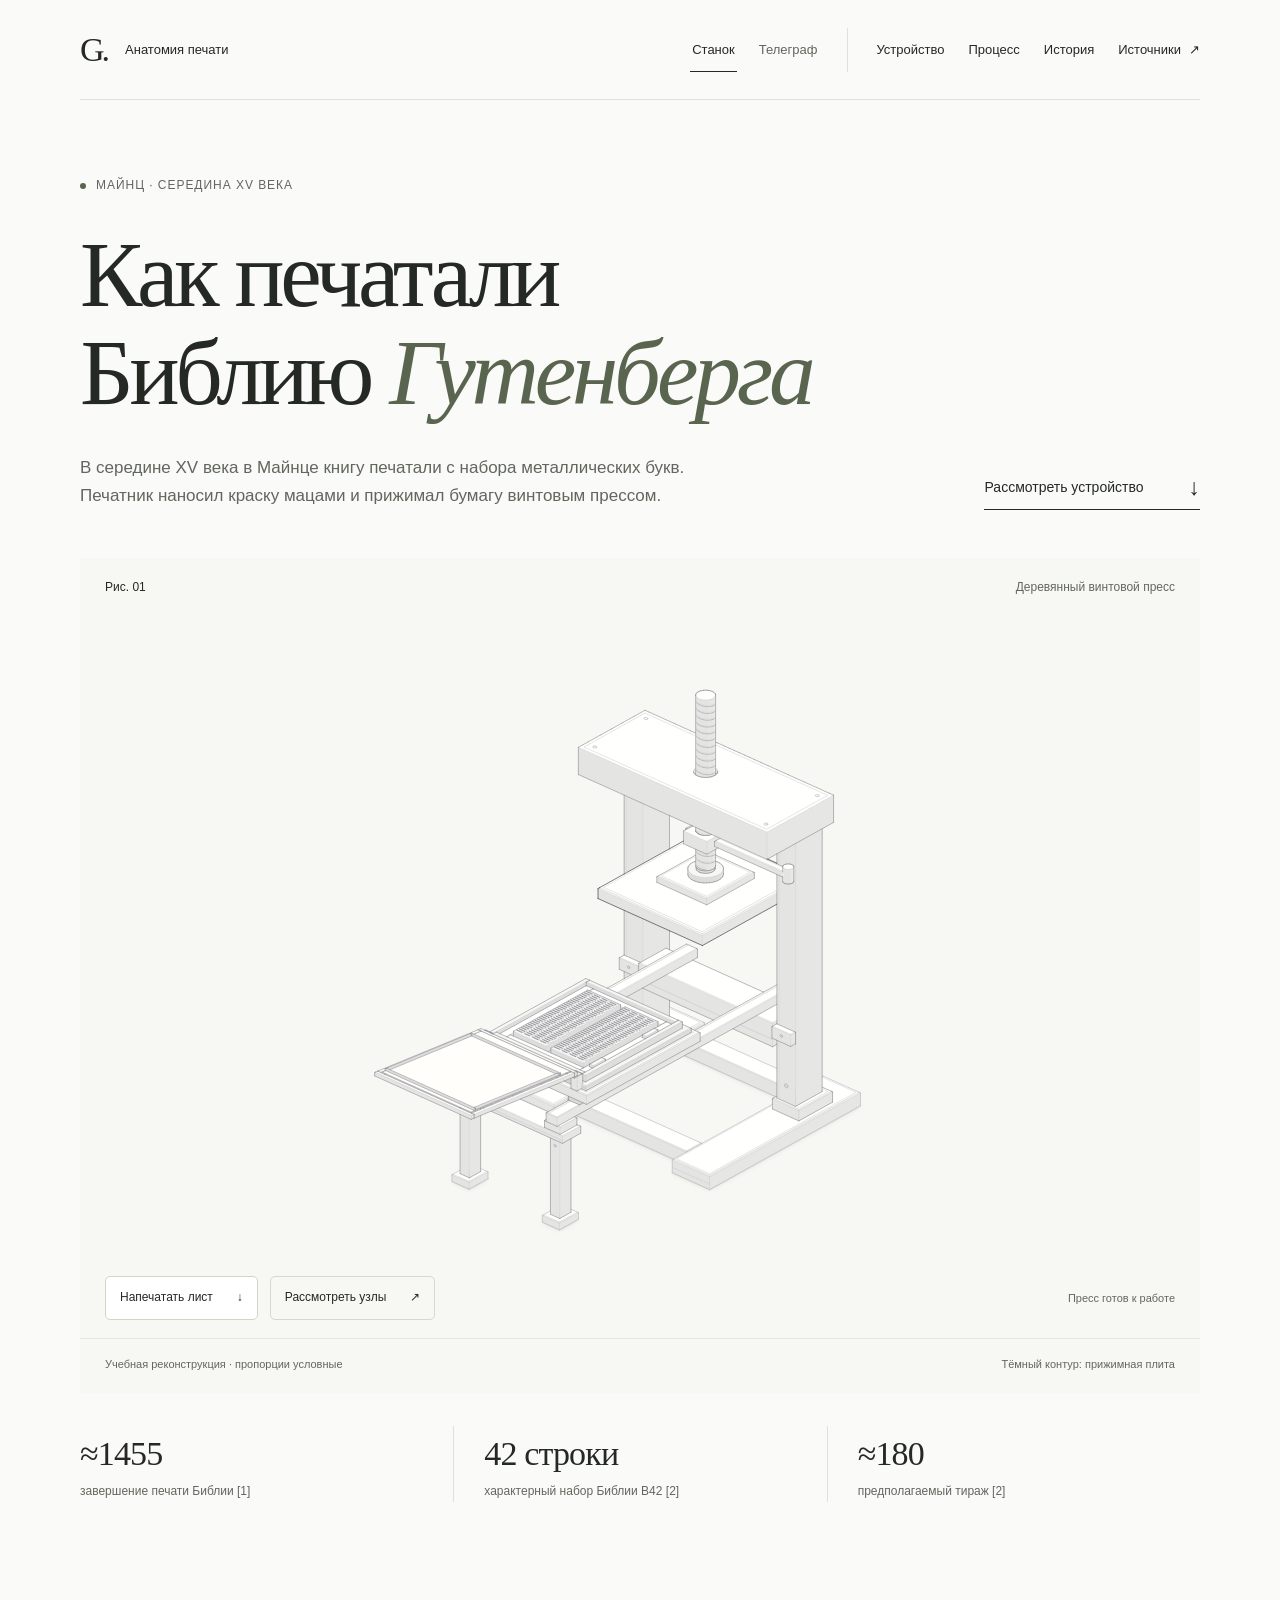
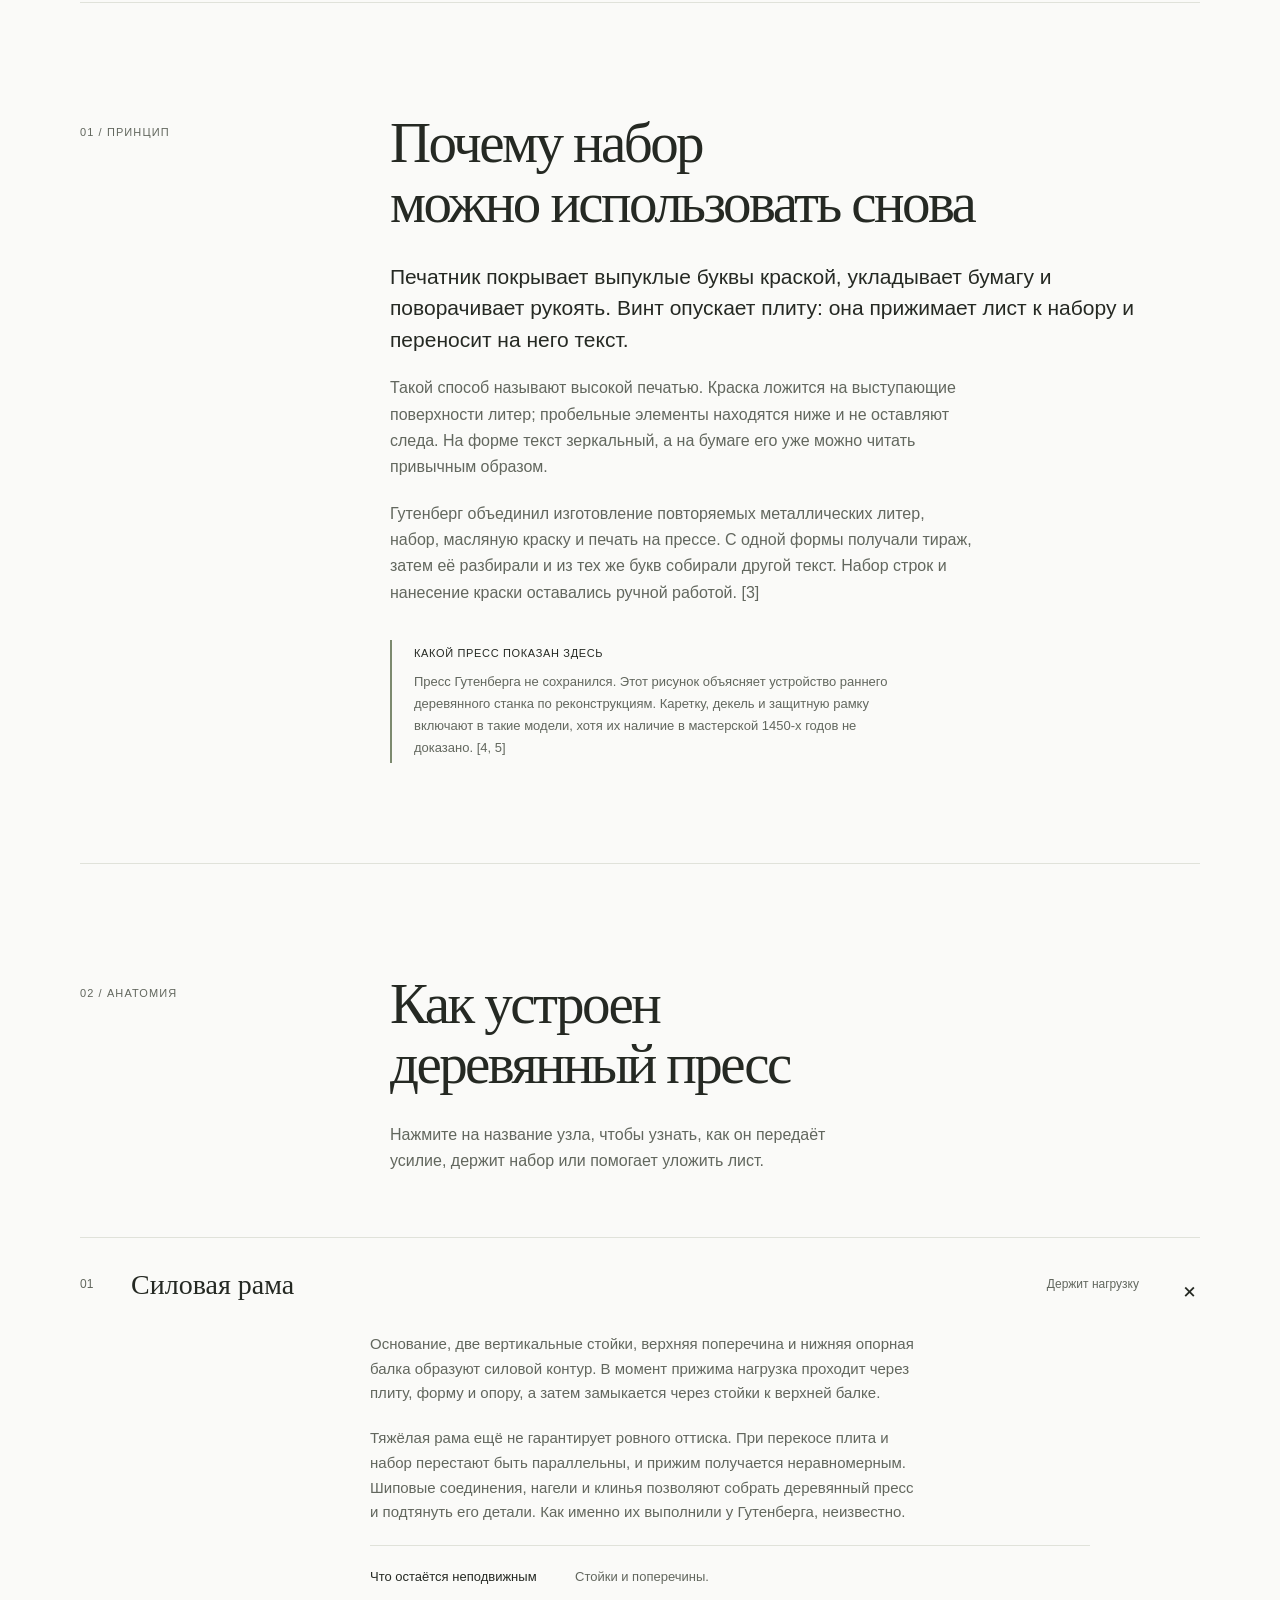
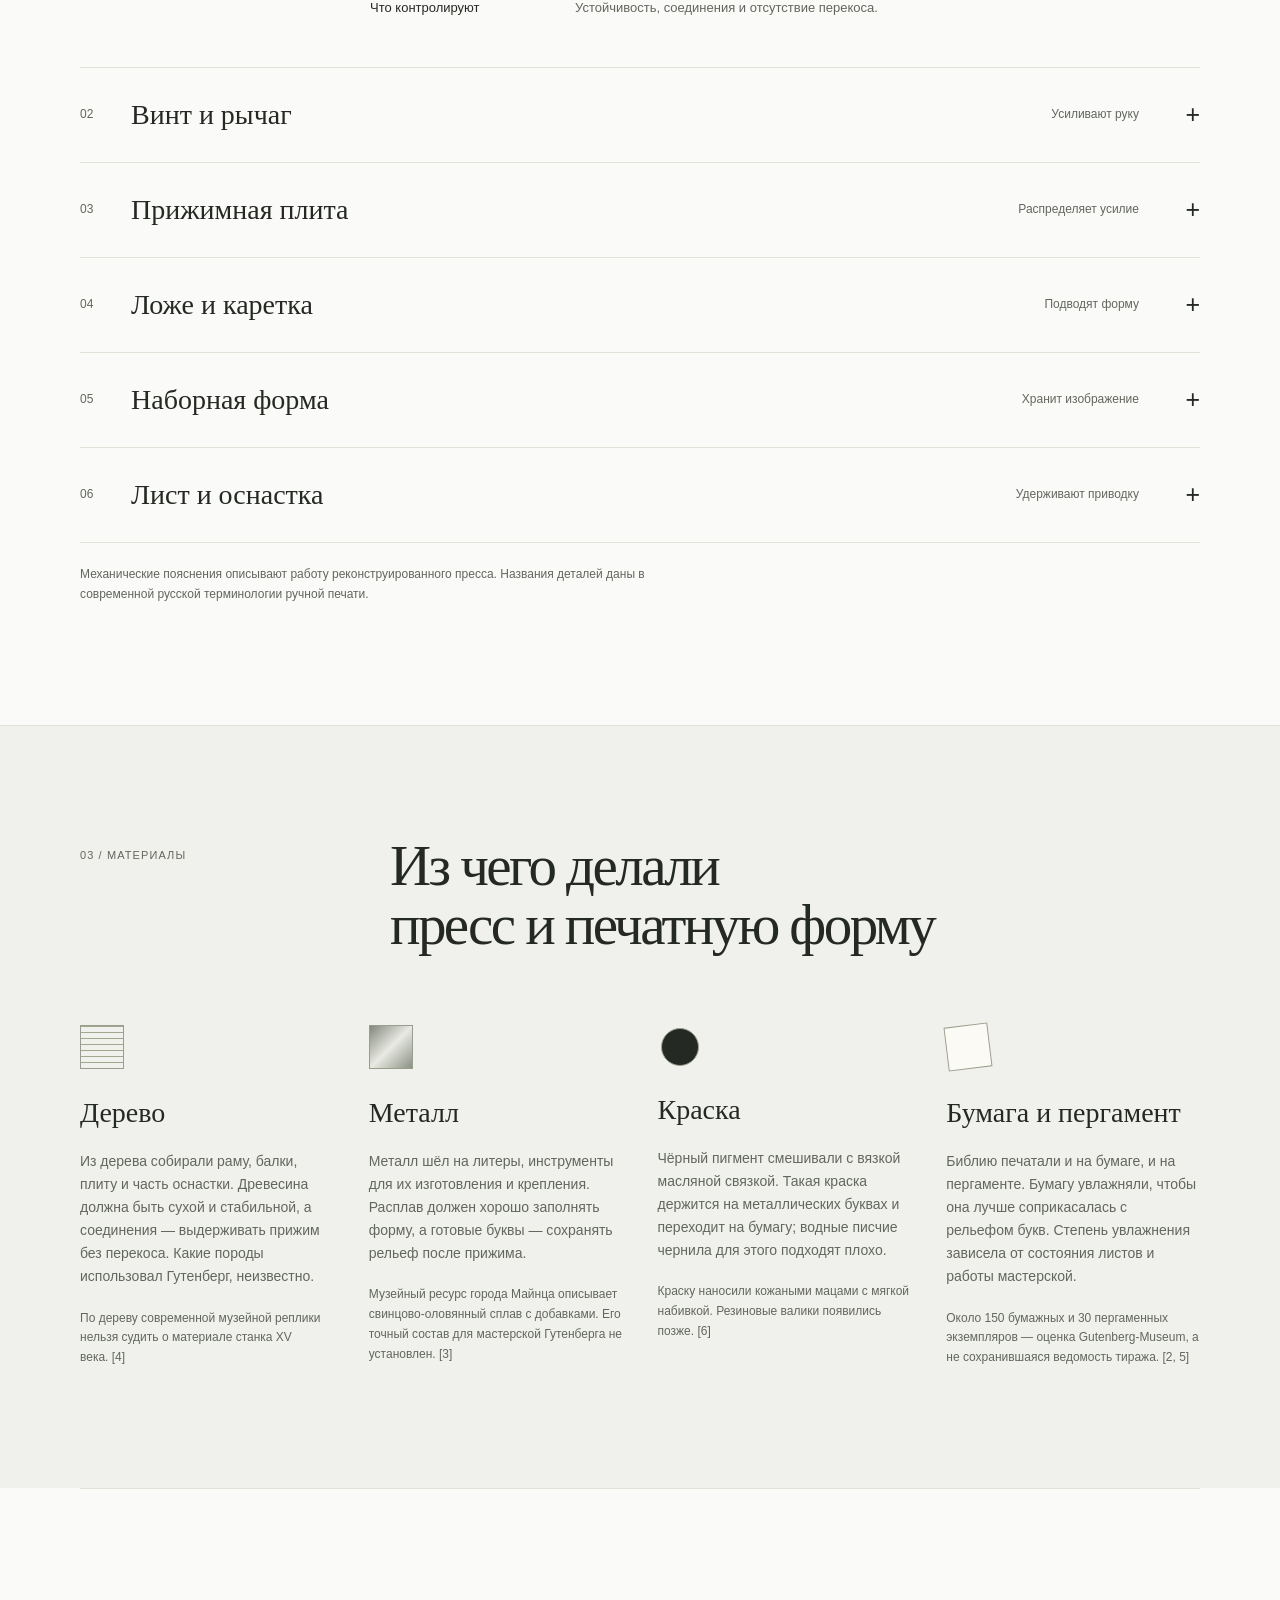
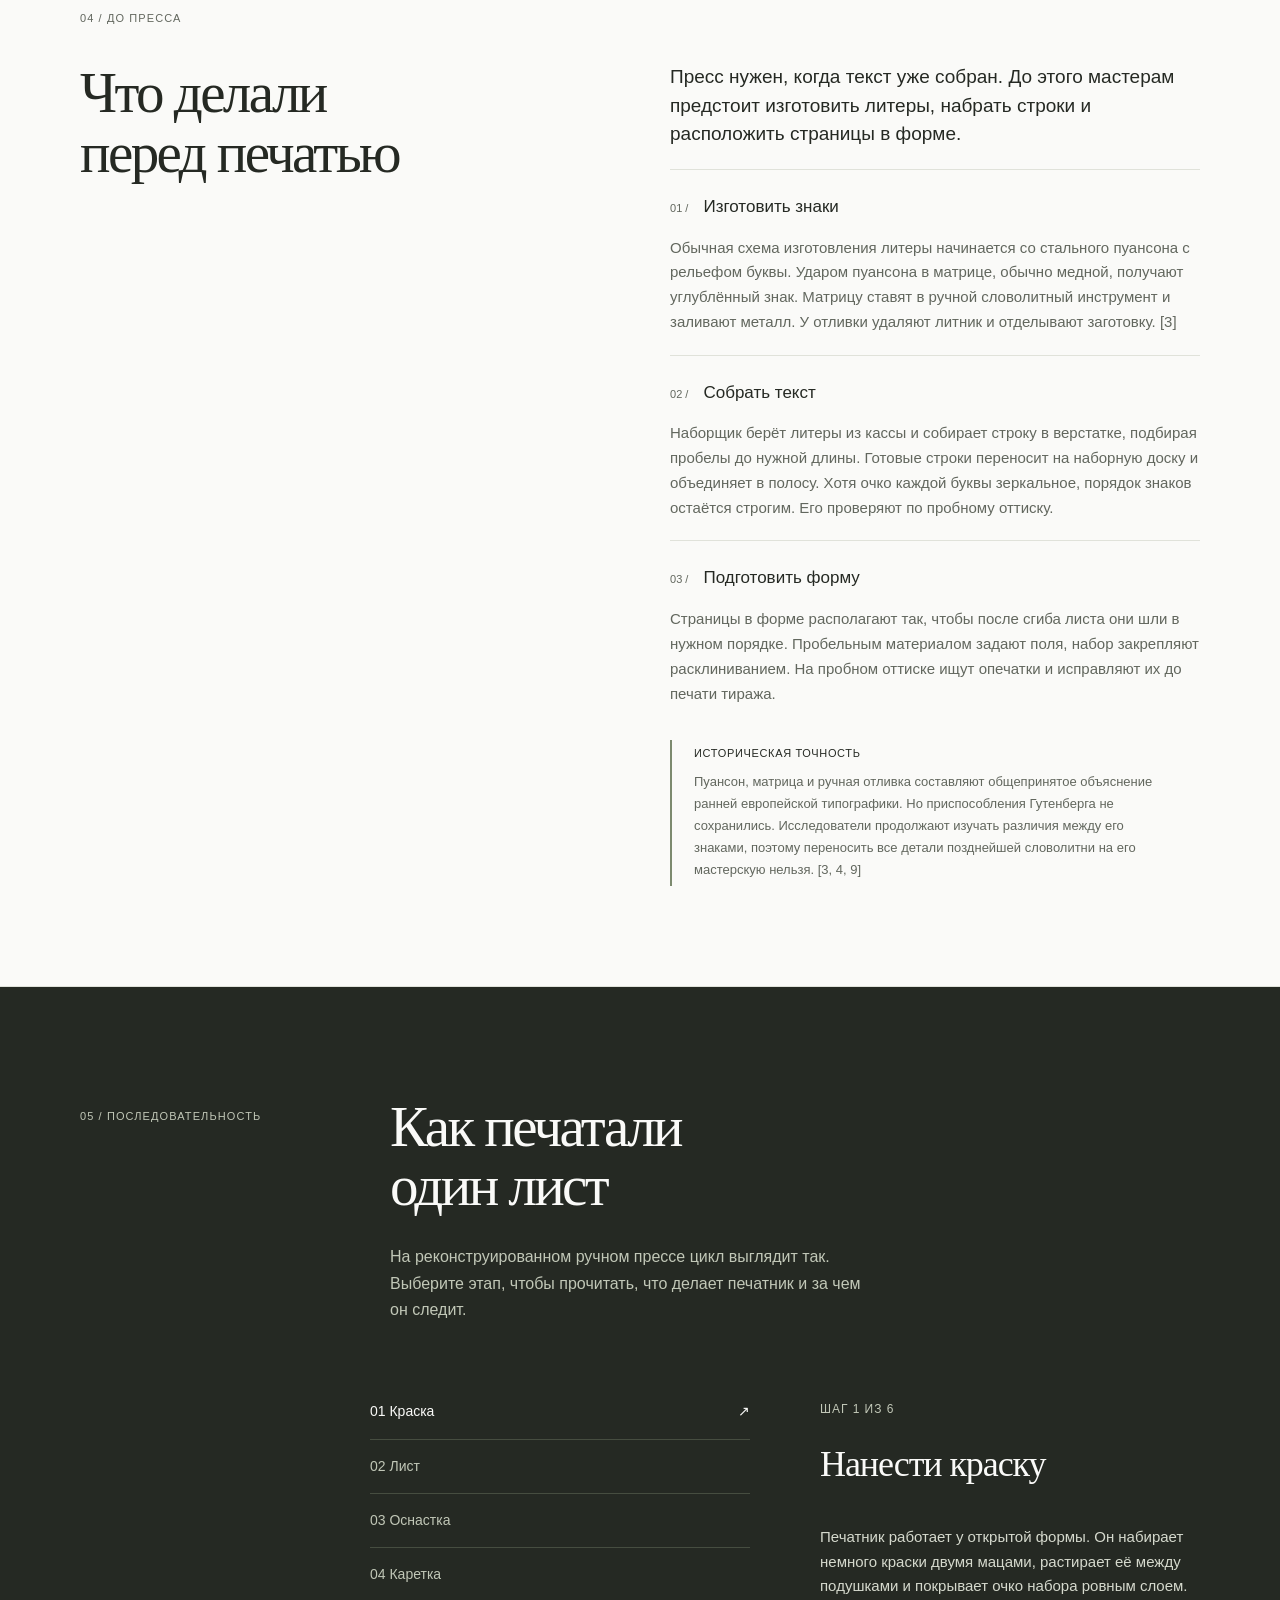
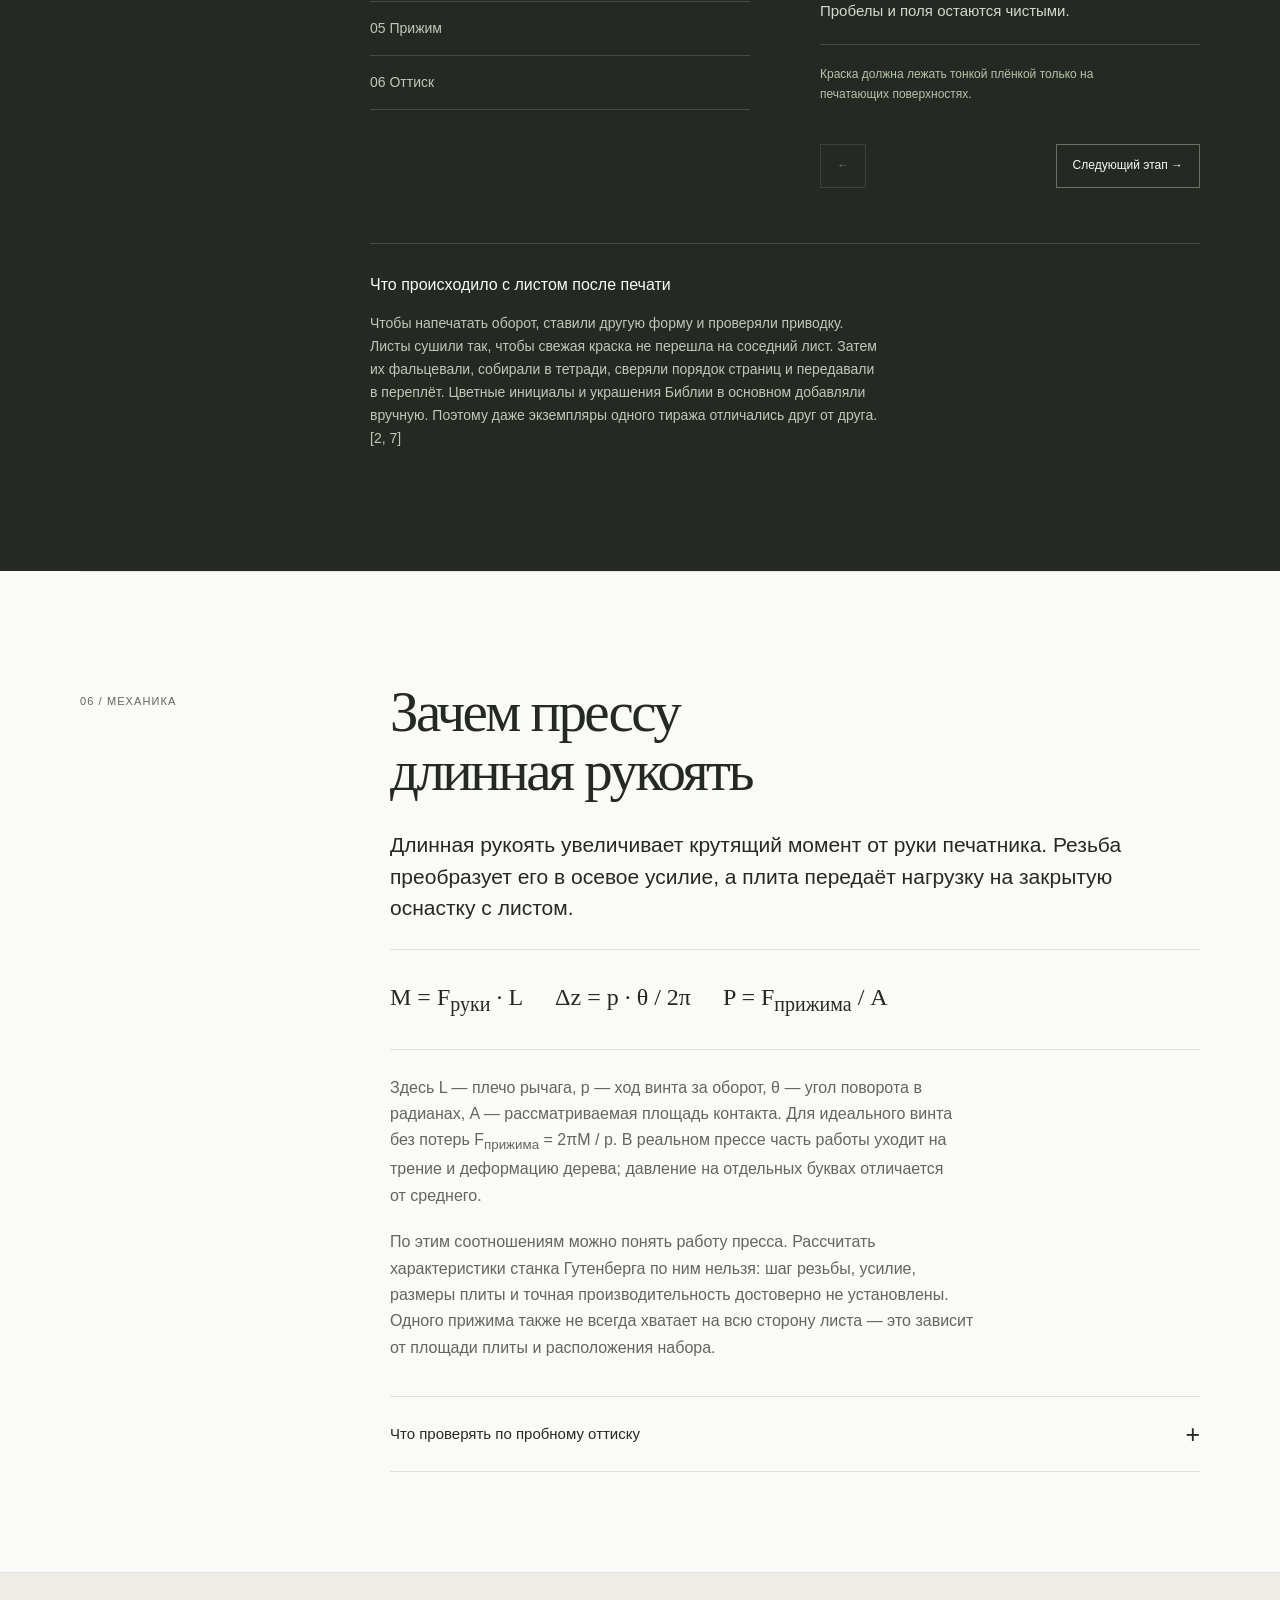
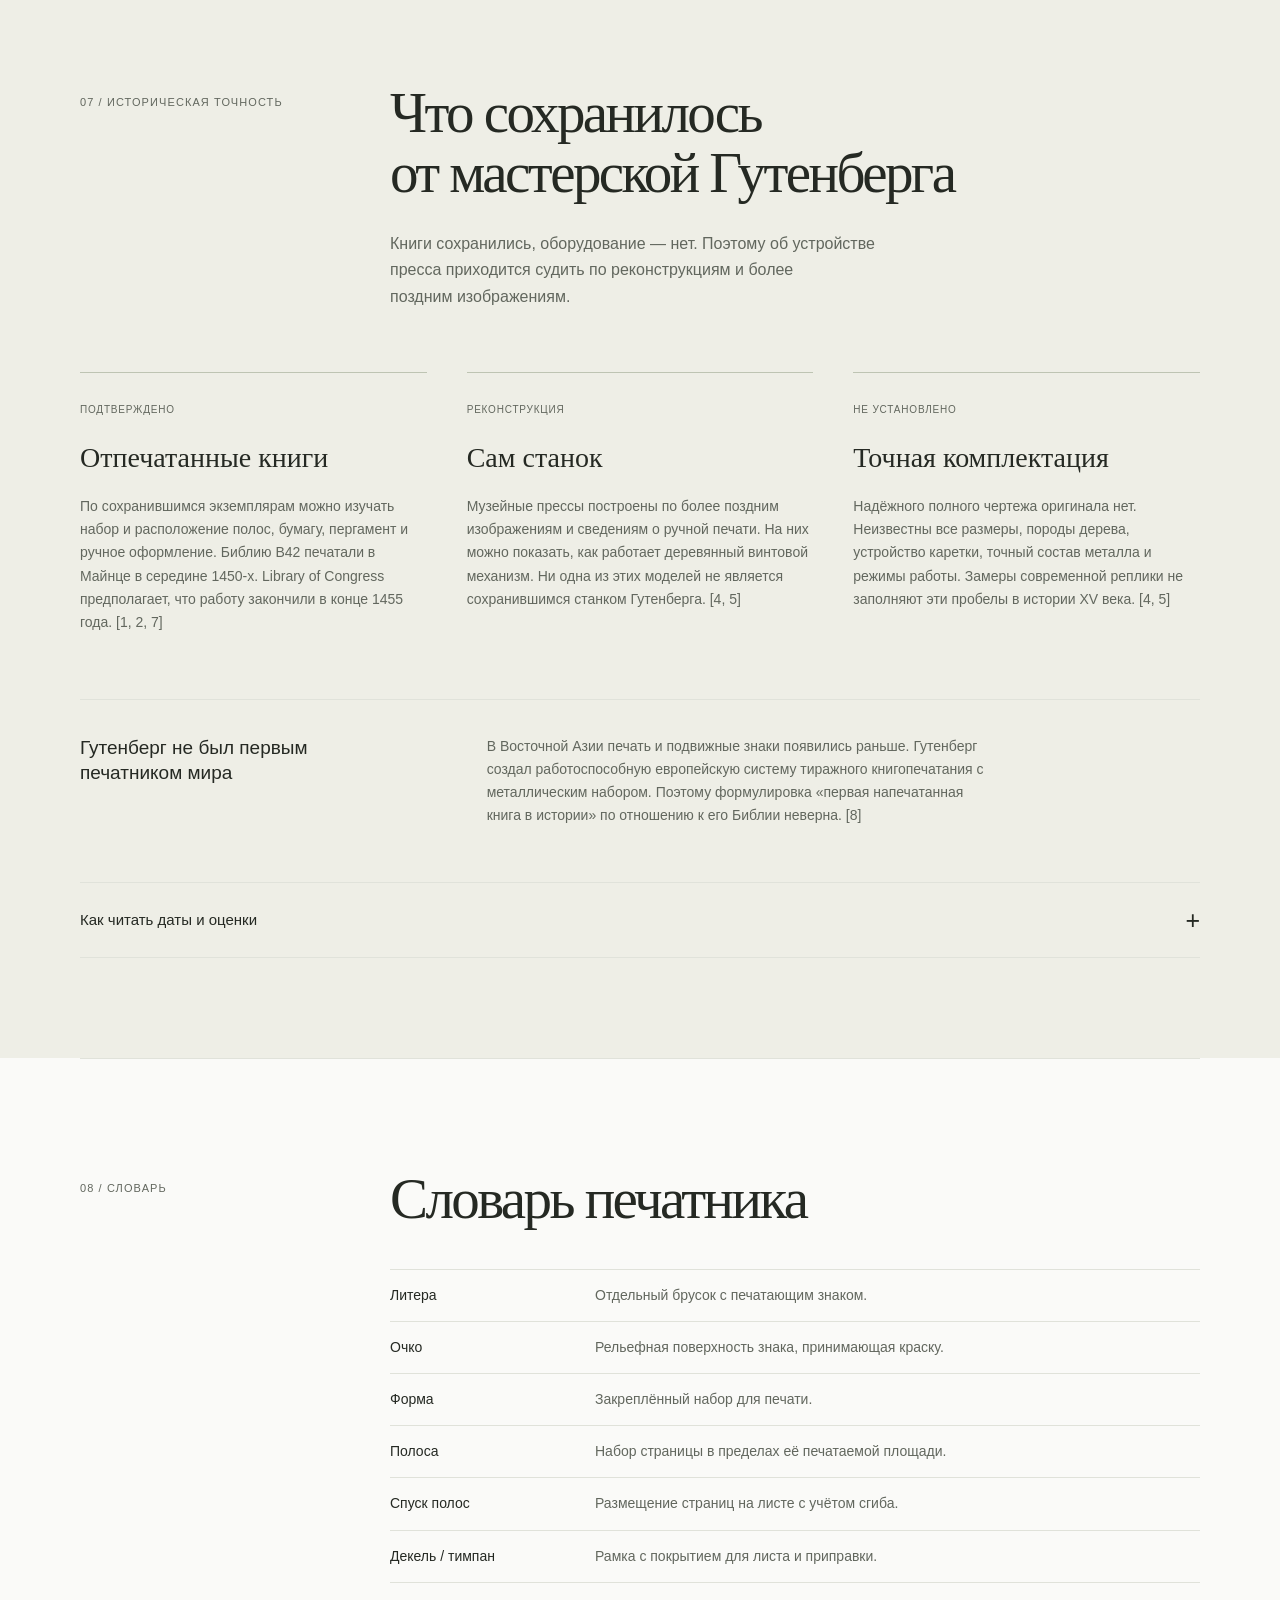
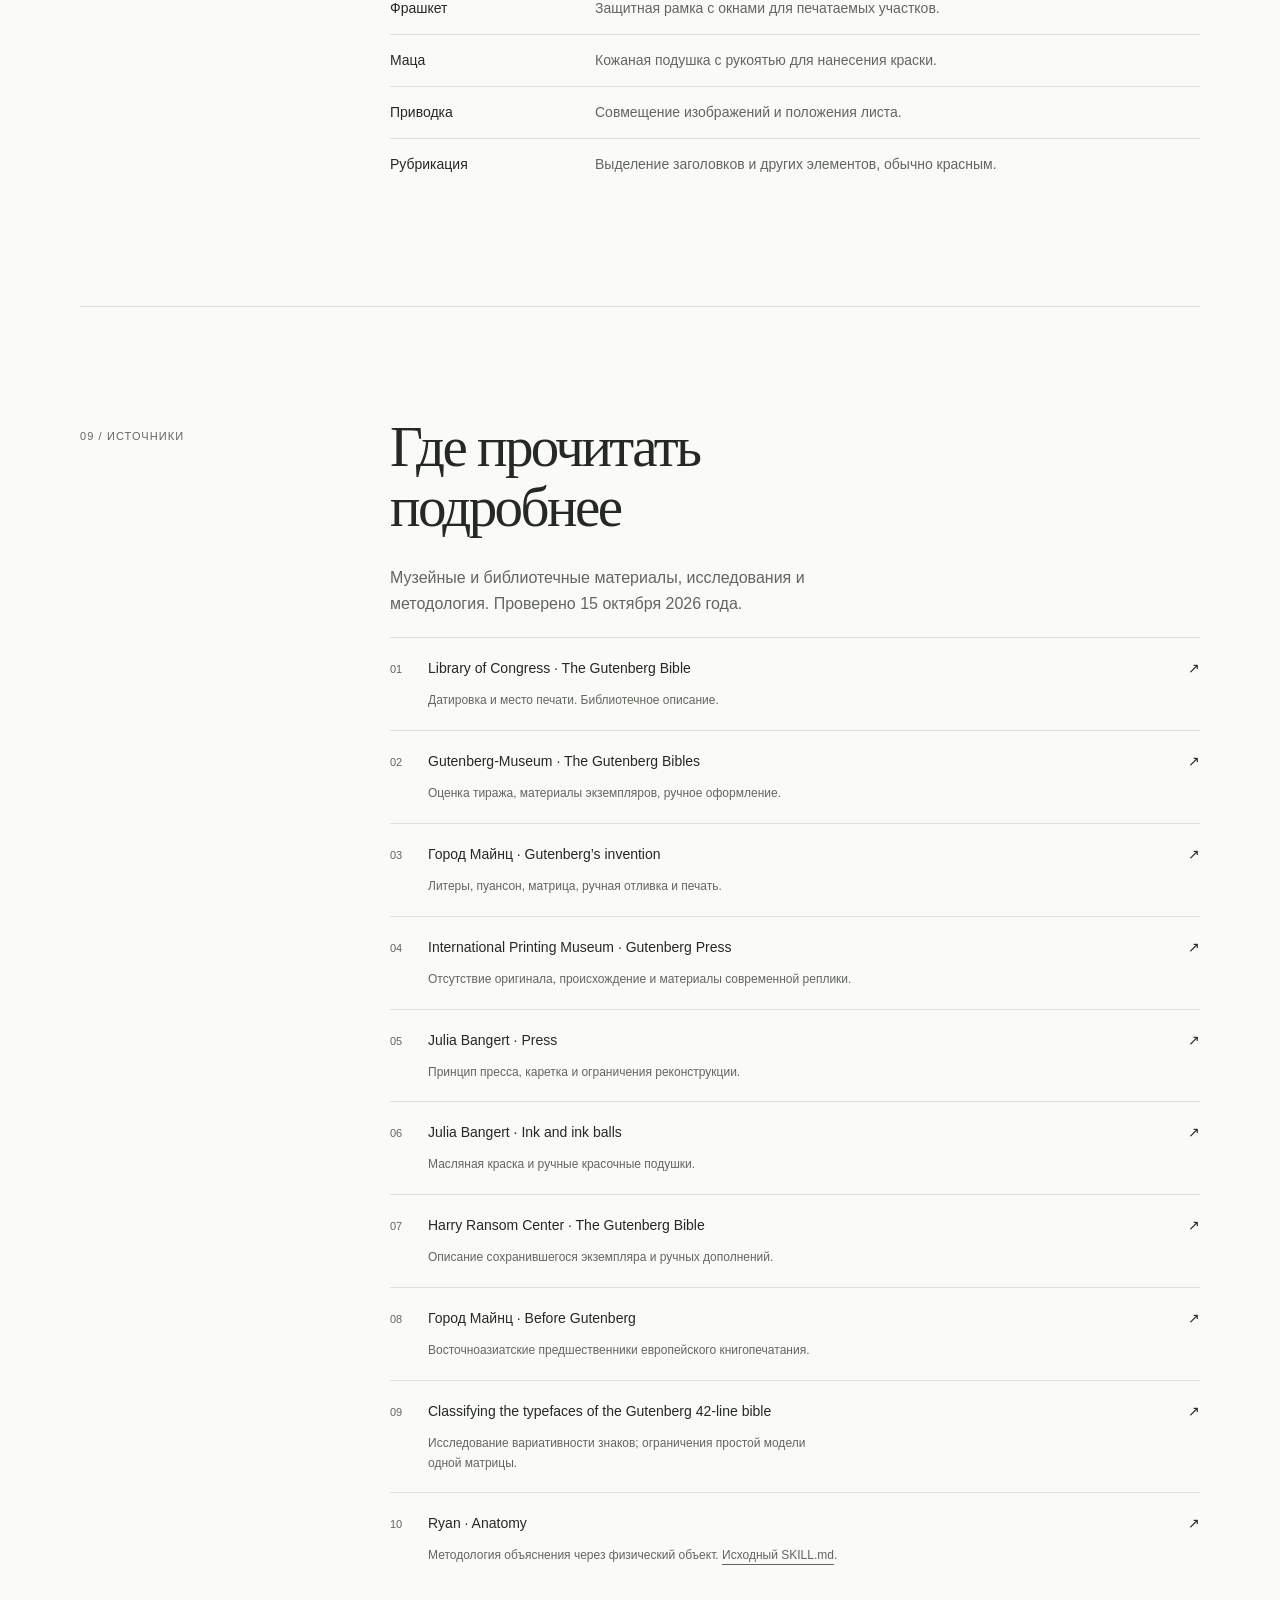
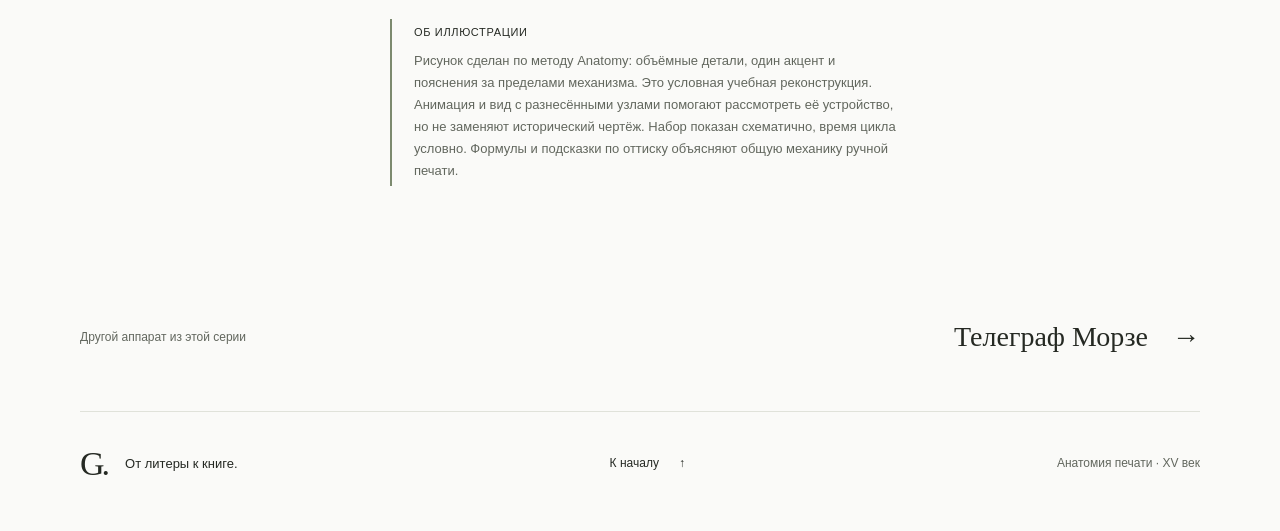
<file: skill-tests/index.html>
<!doctype html>
<html lang="ru">
<head>
<meta charset="utf-8"><meta name="viewport" content="width=device-width, initial-scale=1">
<meta name="description" content="Анатомия печатного станка Гутенберга: устройство, материалы, последовательность печати и проверенные исторические источники.">
<meta name="theme-color" content="#f6f4ee"><title>Гутенберг — анатомия печати</title>
<link rel="canonical" href="https://sergeybukharev.github.io/other/skill-tests/">
<meta property="og:type" content="website">
<meta property="og:locale" content="ru_RU">
<meta property="og:site_name" content="Анатомия механизмов">
<meta property="og:title" content="Станок Гутенберга — анатомия печати">
<meta property="og:description" content="Как печатали книги в XV веке: устройство станка, набор литер и путь листа от формы до оттиска.">
<meta property="og:url" content="https://sergeybukharev.github.io/other/skill-tests/">
<meta property="og:image" content="https://sergeybukharev.github.io/other/skill-tests/assets/og-gutenberg.png">
<meta property="og:image:secure_url" content="https://sergeybukharev.github.io/other/skill-tests/assets/og-gutenberg.png">
<meta property="og:image:type" content="image/png">
<meta property="og:image:width" content="1200">
<meta property="og:image:height" content="630">
<meta property="og:image:alt" content="Станок Гутенберга. Светлая изометрическая иллюстрация печатного пресса рядом с заголовком.">
<meta name="twitter:card" content="summary_large_image">
<meta name="twitter:title" content="Станок Гутенберга — анатомия печати">
<meta name="twitter:description" content="Как печатали книги в XV веке: устройство станка, набор литер и путь листа от формы до оттиска.">
<meta name="twitter:image" content="https://sergeybukharev.github.io/other/skill-tests/assets/og-gutenberg.png">
<meta name="twitter:image:alt" content="Станок Гутенберга. Светлая изометрическая иллюстрация печатного пресса рядом с заголовком.">
<link rel="stylesheet" href="style.css"><link rel="stylesheet" href="navigation.css"><link rel="stylesheet" href="press.css">
</head>
<body>
<a class="skip" href="#anatomy">Перейти к содержанию</a>
<header class="header wrap"><a class="wordmark" href="#top" aria-label="Гутенберг — начало"><span class="mark" aria-hidden="true">G.</span> Анатомия печати</a><nav aria-label="Основная навигация"><div class="apparatus-switch" role="group" aria-label="Аппараты"><a href="#top" aria-current="page">Станок</a><a href="telegraph/">Телеграф</a></div><div class="section-nav"><a href="#anatomy">Устройство</a><a href="#process">Процесс</a><a href="#history">История</a><a href="#sources">Источники <span aria-hidden="true">↗</span></a></div></nav></header>
<main id="top">
<section class="hero wrap">
<div class="eyebrow"><span class="dot"></span> Майнц · середина XV века</div>
<h1>Как печатали<br> Библию <em>Гутенберга</em></h1>
<div class="hero-bottom"><p class="intro">В середине XV века в Майнце книгу печатали с набора металлических букв. Печатник наносил краску мацами и прижимал бумагу винтовым прессом.</p><a class="text-link" href="#anatomy">Рассмотреть устройство <span aria-hidden="true">↓</span></a></div>
<figure class="press-figure"><div class="figure-top"><span>Рис. 01</span><span>Деревянный винтовой пресс</span></div><div id="press-art"></div><div class="press-controls"><div class="press-actions"><button id="press-print" type="button">Напечатать лист <span aria-hidden="true">↓</span></button><button id="press-apart" type="button" aria-pressed="false">Рассмотреть узлы <span aria-hidden="true">↗</span></button></div><output id="press-readout" aria-live="polite">Пресс готов к работе</output></div><figcaption><span>Учебная реконструкция · пропорции условные</span><span>Тёмный контур: прижимная плита</span></figcaption></figure>
<div class="facts"><div><strong>≈1455</strong><span>завершение печати Библии [1]</span></div><div><strong>42 строки</strong><span>характерный набор Библии B42 [2]</span></div><div><strong>≈180</strong><span>предполагаемый тираж [2]</span></div></div>
</section>
<section class="section wrap overview" id="principle"><div class="section-label">01 / Принцип</div><div><h2>Почему набор<br>можно использовать снова</h2><p class="lead">Печатник покрывает выпуклые буквы краской, укладывает бумагу и поворачивает рукоять. Винт опускает плиту: она прижимает лист к набору и переносит на него текст.</p><p>Такой способ называют высокой печатью. Краска ложится на выступающие поверхности литер; пробельные элементы находятся ниже и не оставляют следа. На форме текст зеркальный, а на бумаге его уже можно читать привычным образом.</p><p>Гутенберг объединил изготовление повторяемых металлических литер, набор, масляную краску и печать на прессе. С одной формы получали тираж, затем её разбирали и из тех же букв собирали другой текст. Набор строк и нанесение краски оставались ручной работой. [3]</p><aside class="note"><span>Какой пресс показан здесь</span>Пресс Гутенберга не сохранился. Этот рисунок объясняет устройство раннего деревянного станка по реконструкциям. Каретку, декель и защитную рамку включают в такие модели, хотя их наличие в мастерской 1450-х годов не доказано. [4, 5]</aside></div></section>
<section class="section wrap" id="anatomy"><div class="section-heading"><div class="section-label">02 / Анатомия</div><div><h2>Как устроен<br>деревянный пресс</h2><p class="section-intro">Нажмите на название узла, чтобы узнать, как он передаёт усилие, держит набор или помогает уложить лист.</p></div></div><div class="anatomy-list">
<details open><summary><span class="num">01</span><h3>Силовая рама</h3><span class="tag">Держит нагрузку</span><span class="plus" aria-hidden="true">+</span></summary><div class="detail-body"><p>Основание, две вертикальные стойки, верхняя поперечина и нижняя опорная балка образуют силовой контур. В момент прижима нагрузка проходит через плиту, форму и опору, а затем замыкается через стойки к верхней балке.</p><p>Тяжёлая рама ещё не гарантирует ровного оттиска. При перекосе плита и набор перестают быть параллельны, и прижим получается неравномерным. Шиповые соединения, нагели и клинья позволяют собрать деревянный пресс и подтянуть его детали. Как именно их выполнили у Гутенберга, неизвестно.</p><dl><dt>Что остаётся неподвижным</dt><dd>Стойки и поперечины.</dd><dt>Что контролируют</dt><dd>Устойчивость, соединения и отсутствие перекоса.</dd></dl></div></details>
<details><summary><span class="num">02</span><h3>Винт и рычаг</h3><span class="tag">Усиливают руку</span><span class="plus" aria-hidden="true">+</span></summary><div class="detail-body"><p>Поворот длинной рукояти заставляет винт двигаться в закреплённой гайке. Так вращение превращается в вертикальный ход. Длина рычага помогает печатнику: при том же усилии руки более длинная рукоять даёт больший крутящий момент.</p><p>При этом сама плита должна опускаться без вращения. Иначе она потянет бумагу в сторону и смажет изображение. Соединение с винтом передаёт усилие и допускает его поворот; как оно было устроено в оригинале, не установлено. [5]</p><dl><dt>Вход</dt><dd>Движение руки по дуге.</dd><dt>Выход</dt><dd>Короткое вертикальное перемещение и прижим.</dd></dl></div></details>
<details><summary><span class="num">03</span><h3>Прижимная плита</h3><span class="tag">Распределяет усилие</span><span class="plus" aria-hidden="true">+</span></summary><div class="detail-body"><p>Винт давит на прижимную плиту, или platen, а та — на закрытую оснастку с бумагой. Плита должна оставаться параллельной набору, чтобы буквы отпечатывались равномерно. На рисунке она выделена более тёмным контуром.</p><p>Небольшие различия высоты и контакта помогает компенсировать приправка — подобранный упругий слой между жёсткой плитой и листом. Слишком мягкая или толстая приправка раздавливает контуры букв. Слишком жёсткая оставляет прижим неравномерным.</p><dl><dt>Полезное движение</dt><dd>Вверх и вниз, без бокового сдвига.</dd><dt>Признак правильной настройки</dt><dd>Ровный тон и ясные края букв.</dd></dl></div></details>
<details><summary><span class="num">04</span><h3>Ложе и каретка</h3><span class="tag">Подводят форму</span><span class="plus" aria-hidden="true">+</span></summary><div class="detail-body"><p>Набор опирается на ложе. В распространённых реконструкциях ложе стоит на выдвижной каретке: печатник выкатывает её, чтобы нанести краску и уложить лист, а затем задвигает под плиту.</p><p>Направляющие не дают каретке уйти в сторону, а упоры помогают каждый раз ставить её на место. В более поздних ручных прессах для движения использовали барабаны и ремни. Был ли такой привод у Гутенберга и была ли вообще каретка в его первом прессе, достоверно неизвестно. [5]</p><dl><dt>Движение</dt><dd>Горизонтальный ввод и вывод.</dd><dt>Условие прижима</dt><dd>Форма неподвижна и полностью поддержана снизу.</dd></dl></div></details>
<details><summary><span class="num">05</span><h3>Наборная форма</h3><span class="tag">Хранит изображение</span><span class="plus" aria-hidden="true">+</span></summary><div class="detail-body"><p>Строки из отдельных литер объединяют в полосы и закрепляют в раме. Пробельный материал и расклинивание не дают набору рассыпаться. Распорки должны оставаться ниже очка букв, иначе прижим придётся и на них.</p><p>Каждая литера — металлический брусок с выпуклым зеркальным знаком. Печатающие поверхности должны лежать в одной плоскости: низкая буква отпечатается бледно, высокая примет лишнюю нагрузку. После тиража литеры возвращают в кассу.</p><dl><dt>Точность</dt><dd>Общая плоскость очка, закрепление и правильный текст.</dd><dt>Важно различать</dt><dd>Литера — предмет; шрифт — система рисунков знаков.</dd></dl></div></details>
<details><summary><span class="num">06</span><h3>Лист и оснастка</h3><span class="tag">Удерживают приводку</span><span class="plus" aria-hidden="true">+</span></summary><div class="detail-body"><p>Лист и приправку укладывают на декель, или тимпан, — рамку с натянутым покрытием. Поверх листа закрывают фрашкет. Окна этой откидной рамки оставляют открытыми печатаемые участки, а края удерживают бумагу и прикрывают поля от краски.</p><p>Лист кладут по установочным точкам или наколам. Они помогают совместить полосы на обороте с лицевой стороной — выполнить приводку. Такую оснастку можно увидеть в музейных реконструкциях и более поздних ручных прессах. Её устройство в 1450-х годах остаётся неопределённым. [5]</p><dl><dt>Контроль</dt><dd>Лист не скользит при закрывании и раскрытии.</dd><dt>Результат</dt><dd>Стабильные поля и совпадение лицевой стороны с оборотом.</dd></dl></div></details>
</div><p class="caption">Механические пояснения описывают работу реконструированного пресса. Названия деталей даны в современной русской терминологии ручной печати.</p></section>
<section class="section materials" id="materials"><div class="wrap"><div class="section-heading"><div class="section-label">03 / Материалы</div><div><h2>Из чего делали<br>пресс и печатную форму</h2></div></div><div class="material-grid"><article><span class="material-icon wood" aria-hidden="true"></span><h3>Дерево</h3><p>Из дерева собирали раму, балки, плиту и часть оснастки. Древесина должна быть сухой и стабильной, а соединения — выдерживать прижим без перекоса. Какие породы использовал Гутенберг, неизвестно.</p><p class="small">По дереву современной музейной реплики нельзя судить о материале станка XV века. [4]</p></article><article><span class="material-icon metal" aria-hidden="true"></span><h3>Металл</h3><p>Металл шёл на литеры, инструменты для их изготовления и крепления. Расплав должен хорошо заполнять форму, а готовые буквы — сохранять рельеф после прижима.</p><p class="small">Музейный ресурс города Майнца описывает свинцово-оловянный сплав с добавками. Его точный состав для мастерской Гутенберга не установлен. [3]</p></article><article><span class="material-icon ink" aria-hidden="true"></span><h3>Краска</h3><p>Чёрный пигмент смешивали с вязкой масляной связкой. Такая краска держится на металлических буквах и переходит на бумагу; водные писчие чернила для этого подходят плохо.</p><p class="small">Краску наносили кожаными мацами с мягкой набивкой. Резиновые валики появились позже. [6]</p></article><article><span class="material-icon paper" aria-hidden="true"></span><h3>Бумага и пергамент</h3><p>Библию печатали и на бумаге, и на пергаменте. Бумагу увлажняли, чтобы она лучше соприкасалась с рельефом букв. Степень увлажнения зависела от состояния листов и работы мастерской.</p><p class="small">Около 150 бумажных и 30 пергаменных экземпляров — оценка Gutenberg-Museum, а не сохранившаяся ведомость тиража. [2, 5]</p></article></div></div></section>
<section class="section wrap" id="type"><div class="section-label">04 / До пресса</div><div class="type-layout"><h2>Что делали<br>перед печатью</h2><div><p class="lead">Пресс нужен, когда текст уже собран. До этого мастерам предстоит изготовить литеры, набрать строки и расположить страницы в форме.</p><ol class="editorial-list"><li><h3>Изготовить знаки</h3><p>Обычная схема изготовления литеры начинается со стального пуансона с рельефом буквы. Ударом пуансона в матрице, обычно медной, получают углублённый знак. Матрицу ставят в ручной словолитный инструмент и заливают металл. У отливки удаляют литник и отделывают заготовку. [3]</p></li><li><h3>Собрать текст</h3><p>Наборщик берёт литеры из кассы и собирает строку в верстатке, подбирая пробелы до нужной длины. Готовые строки переносит на наборную доску и объединяет в полосу. Хотя очко каждой буквы зеркальное, порядок знаков остаётся строгим. Его проверяют по пробному оттиску.</p></li><li><h3>Подготовить форму</h3><p>Страницы в форме располагают так, чтобы после сгиба листа они шли в нужном порядке. Пробельным материалом задают поля, набор закрепляют расклиниванием. На пробном оттиске ищут опечатки и исправляют их до печати тиража.</p></li></ol><aside class="note"><span>Историческая точность</span>Пуансон, матрица и ручная отливка составляют общепринятое объяснение ранней европейской типографики. Но приспособления Гутенберга не сохранились. Исследователи продолжают изучать различия между его знаками, поэтому переносить все детали позднейшей словолитни на его мастерскую нельзя. [3, 4, 9]</aside></div></div></section>
<section class="section process-section" id="process"><div class="wrap"><div class="section-heading"><div class="section-label">05 / Последовательность</div><div><h2>Как печатали<br>один лист</h2><p class="section-intro">На реконструированном ручном прессе цикл выглядит так. Выберите этап, чтобы прочитать, что делает печатник и за чем он следит.</p></div></div><div class="process-demo"><div class="step-controls" role="group" aria-label="Этапы печати"></div><div class="step-panel" aria-live="polite" aria-atomic="true"><span id="step-counter" class="eyebrow"></span><h3 id="step-title"></h3><p id="step-copy"></p><p id="step-check" class="step-check"></p><div class="step-nav"><button id="prev" aria-label="Предыдущий этап">←</button><button id="next">Следующий этап <span aria-hidden="true">→</span></button></div></div></div><ol class="print-steps"></ol><div class="after-print"><h3>Что происходило с листом после печати</h3><p>Чтобы напечатать оборот, ставили другую форму и проверяли приводку. Листы сушили так, чтобы свежая краска не перешла на соседний лист. Затем их фальцевали, собирали в тетради, сверяли порядок страниц и передавали в переплёт. Цветные инициалы и украшения Библии в основном добавляли вручную. Поэтому даже экземпляры одного тиража отличались друг от друга. [2, 7]</p></div></div></section>
<section class="section wrap" id="mechanics"><div class="section-label">06 / Механика</div><div><h2>Зачем прессу<br>длинная рукоять</h2><p class="lead">Длинная рукоять увеличивает крутящий момент от руки печатника. Резьба преобразует его в осевое усилие, а плита передаёт нагрузку на закрытую оснастку с листом.</p><div class="formula"><span>M = F<sub>руки</sub> · L</span><span>Δz = p · θ / 2π</span><span>P = F<sub>прижима</sub> / A</span></div><p>Здесь L — плечо рычага, p — ход винта за оборот, θ — угол поворота в радианах, A — рассматриваемая площадь контакта. Для идеального винта без потерь F<sub>прижима</sub> = 2πM / p. В реальном прессе часть работы уходит на трение и деформацию дерева; давление на отдельных буквах отличается от среднего.</p><p>По этим соотношениям можно понять работу пресса. Рассчитать характеристики станка Гутенберга по ним нельзя: шаг резьбы, усилие, размеры плиты и точная производительность достоверно не установлены. Одного прижима также не всегда хватает на всю сторону листа — это зависит от площади плиты и расположения набора.</p><details class="technical"><summary>Что проверять по пробному оттиску<span class="plus" aria-hidden="true">+</span></summary><div class="detail-body"><dl><dt>Бледный участок</dt><dd>Неравномерная краска, низкая литера, местный недостаток контакта. Проверяют нанесение, высоту набора и приправку.</dd><dt>Залитое очко</dt><dd>Избыток краски или слишком сильное продавливание. Сначала корректируют красочный слой и контакт.</dd><dt>Смазанный контур</dt><dd>Сдвиг листа, формы или плиты. Проверяют закрепление и вертикальность прижима.</dd><dt>Печать на полях</dt><dd>Краска попала на непечатающие части либо защитное окно не соответствует полосе.</dd><dt>Несовпадение оборота</dt><dd>Изменились положение листа или схема разворота; возможна деформация бумаги при увлажнении.</dd></dl><p>Эти подсказки помогают настроить реконструкцию. Как именно искали дефекты в мастерской Гутенберга, они не описывают. Чтобы понять причину, меняют одну настройку за раз и сравнивают оттиски.</p></div></details></div></section>
<section class="section history-section" id="history"><div class="wrap"><div class="section-heading"><div class="section-label">07 / Историческая точность</div><div><h2>Что сохранилось<br>от мастерской Гутенберга</h2><p class="section-intro">Книги сохранились, оборудование — нет. Поэтому об устройстве пресса приходится судить по реконструкциям и более поздним изображениям.</p></div></div><div class="evidence"><article><span class="evidence-label">Подтверждено</span><h3>Отпечатанные книги</h3><p>По сохранившимся экземплярам можно изучать набор и расположение полос, бумагу, пергамент и ручное оформление. Библию B42 печатали в Майнце в середине 1450-х. Library of Congress предполагает, что работу закончили в конце 1455 года. [1, 2, 7]</p></article><article><span class="evidence-label">Реконструкция</span><h3>Сам станок</h3><p>Музейные прессы построены по более поздним изображениям и сведениям о ручной печати. На них можно показать, как работает деревянный винтовой механизм. Ни одна из этих моделей не является сохранившимся станком Гутенберга. [4, 5]</p></article><article><span class="evidence-label">Не установлено</span><h3>Точная комплектация</h3><p>Надёжного полного чертежа оригинала нет. Неизвестны все размеры, породы дерева, устройство каретки, точный состав металла и режимы работы. Замеры современной реплики не заполняют эти пробелы в истории XV века. [4, 5]</p></article></div><div class="historical-note"><h3>Гутенберг не был первым печатником мира</h3><p>В Восточной Азии печать и подвижные знаки появились раньше. Гутенберг создал работоспособную европейскую систему тиражного книгопечатания с металлическим набором. Поэтому формулировка «первая напечатанная книга в истории» по отношению к его Библии неверна. [8]</p></div><details class="technical"><summary>Как читать даты и оценки<span class="plus" aria-hidden="true">+</span></summary><div class="detail-body"><p>«Около 1455 года» — удобная историческая привязка, а не точная дата изобретения станка. Библиографические описания могут давать диапазон 1454–1456 годов; это не означает трёхлетнюю непрерывную печать на одном прессе. Около 180 экземпляров — распространённая оценка, тогда как Ransom Center осторожнее пишет о более чем 150. [1, 2, 7]</p><p>Название «42-строчная Библия» описывает характерный набор, а не паспорт машины. Число строк и объём тиража нельзя использовать для вычисления скорости пресса без сведений о числе станков, рабочих, формах и режиме мастерской.</p></div></details></div></section>
<section class="section wrap" id="glossary"><div class="section-label">08 / Словарь</div><div><h2>Словарь печатника</h2><dl class="glossary"><dt>Литера</dt><dd>Отдельный брусок с печатающим знаком.</dd><dt>Очко</dt><dd>Рельефная поверхность знака, принимающая краску.</dd><dt>Форма</dt><dd>Закреплённый набор для печати.</dd><dt>Полоса</dt><dd>Набор страницы в пределах её печатаемой площади.</dd><dt>Спуск полос</dt><dd>Размещение страниц на листе с учётом сгиба.</dd><dt>Декель / тимпан</dt><dd>Рамка с покрытием для листа и приправки.</dd><dt>Фрашкет</dt><dd>Защитная рамка с окнами для печатаемых участков.</dd><dt>Маца</dt><dd>Кожаная подушка с рукоятью для нанесения краски.</dd><dt>Приводка</dt><dd>Совмещение изображений и положения листа.</dd><dt>Рубрикация</dt><dd>Выделение заголовков и других элементов, обычно красным.</dd></dl></div></section>
<section class="section wrap" id="sources"><div class="section-label">09 / Источники</div><div><h2>Где прочитать<br>подробнее</h2><p class="section-intro">Музейные и библиотечные материалы, исследования и методология. Проверено 15 октября 2026 года.</p><ol class="source-list">
<li><a href="https://loc.gov/exhibits/bibles/the-gutenberg-bible.html" target="_blank" rel="noopener">Library of Congress · The Gutenberg Bible <span>↗</span></a><p>Датировка и место печати. Библиотечное описание.</p></li>
<li><a href="https://gutenberg.de/www.mainz.de/microsite/gutenberg-museum-en/rubrik4-11/bereich1.php" target="_blank" rel="noopener">Gutenberg-Museum · The Gutenberg Bibles <span>↗</span></a><p>Оценка тиража, материалы экземпляров, ручное оформление.</p></li>
<li><a href="https://www.gutenberg.de/en/erfindung/" target="_blank" rel="noopener">Город Майнц · Gutenberg’s invention <span>↗</span></a><p>Литеры, пуансон, матрица, ручная отливка и печать.</p></li>
<li><a href="https://www.printmuseum.org/gutenberg-press" target="_blank" rel="noopener">International Printing Museum · Gutenberg Press <span>↗</span></a><p>Отсутствие оригинала, происхождение и материалы современной реплики.</p></li>
<li><a href="https://www.drupa.com/en/Media_News/drupa_blog/Print_Technologies/Pioneers_and_History_of_Printing/Gutenberg%E2%80%99s_Inventions_%E2%80%93_Part_6_Press" target="_blank" rel="noopener">Julia Bangert · Press <span>↗</span></a><p>Принцип пресса, каретка и ограничения реконструкции.</p></li>
<li><a href="https://www.drupa.com/en/Media_News/drupa_blog/Print_Technologies/Pioneers_and_History_of_Printing/Gutenberg%E2%80%99s_Inventions_%E2%80%93_Part_5_Ink_and_ink_balls" target="_blank" rel="noopener">Julia Bangert · Ink and ink balls <span>↗</span></a><p>Масляная краска и ручные красочные подушки.</p></li>
<li><a href="https://www.hrc.utexas.edu/gutenberg-bible/index.html" target="_blank" rel="noopener">Harry Ransom Center · The Gutenberg Bible <span>↗</span></a><p>Описание сохранившегося экземпляра и ручных дополнений.</p></li>
<li><a href="https://www.gutenberg.de/en/erfindung/vor_gutenberg" target="_blank" rel="noopener">Город Майнц · Before Gutenberg <span>↗</span></a><p>Восточноазиатские предшественники европейского книгопечатания.</p></li>
<li><a href="https://arxiv.org/abs/1002.0140" target="_blank" rel="noopener">Classifying the typefaces of the Gutenberg 42-line bible <span>↗</span></a><p>Исследование вариативности знаков; ограничения простой модели одной матрицы.</p></li>
<li><a href="https://skills.wheresryan.sh/anatomy" target="_blank" rel="noopener">Ryan · Anatomy <span>↗</span></a><p>Методология объяснения через физический объект. <a href="https://github.com/wheresryan22/anatomy/blob/main/SKILL.md" target="_blank" rel="noopener">Исходный SKILL.md</a>.</p></li>
</ol><aside class="note methodology"><span>Об иллюстрации</span>Рисунок сделан по методу Anatomy: объёмные детали, один акцент и пояснения за пределами механизма. Это условная учебная реконструкция. Анимация и вид с разнесёнными узлами помогают рассмотреть её устройство, но не заменяют исторический чертёж. Набор показан схематично, время цикла условно. Формулы и подсказки по оттиску объясняют общую механику ручной печати.</aside></div></section>
</main><aside class="wrap related-page" aria-label="Другой аппарат"><span>Другой аппарат из этой серии</span><a href="telegraph/">Телеграф Морзе <span aria-hidden="true">→</span></a></aside><footer class="wrap footer"><span class="wordmark"><span class="mark">G.</span> От литеры к книге.</span><a href="#top">К началу <span aria-hidden="true">↑</span></a><span>Анатомия печати · XV век</span></footer>
<script src="script.js"></script><script src="solid-svg.js"></script><script src="press-model.js"></script><script src="press-controller.js"></script></body></html>
</file>
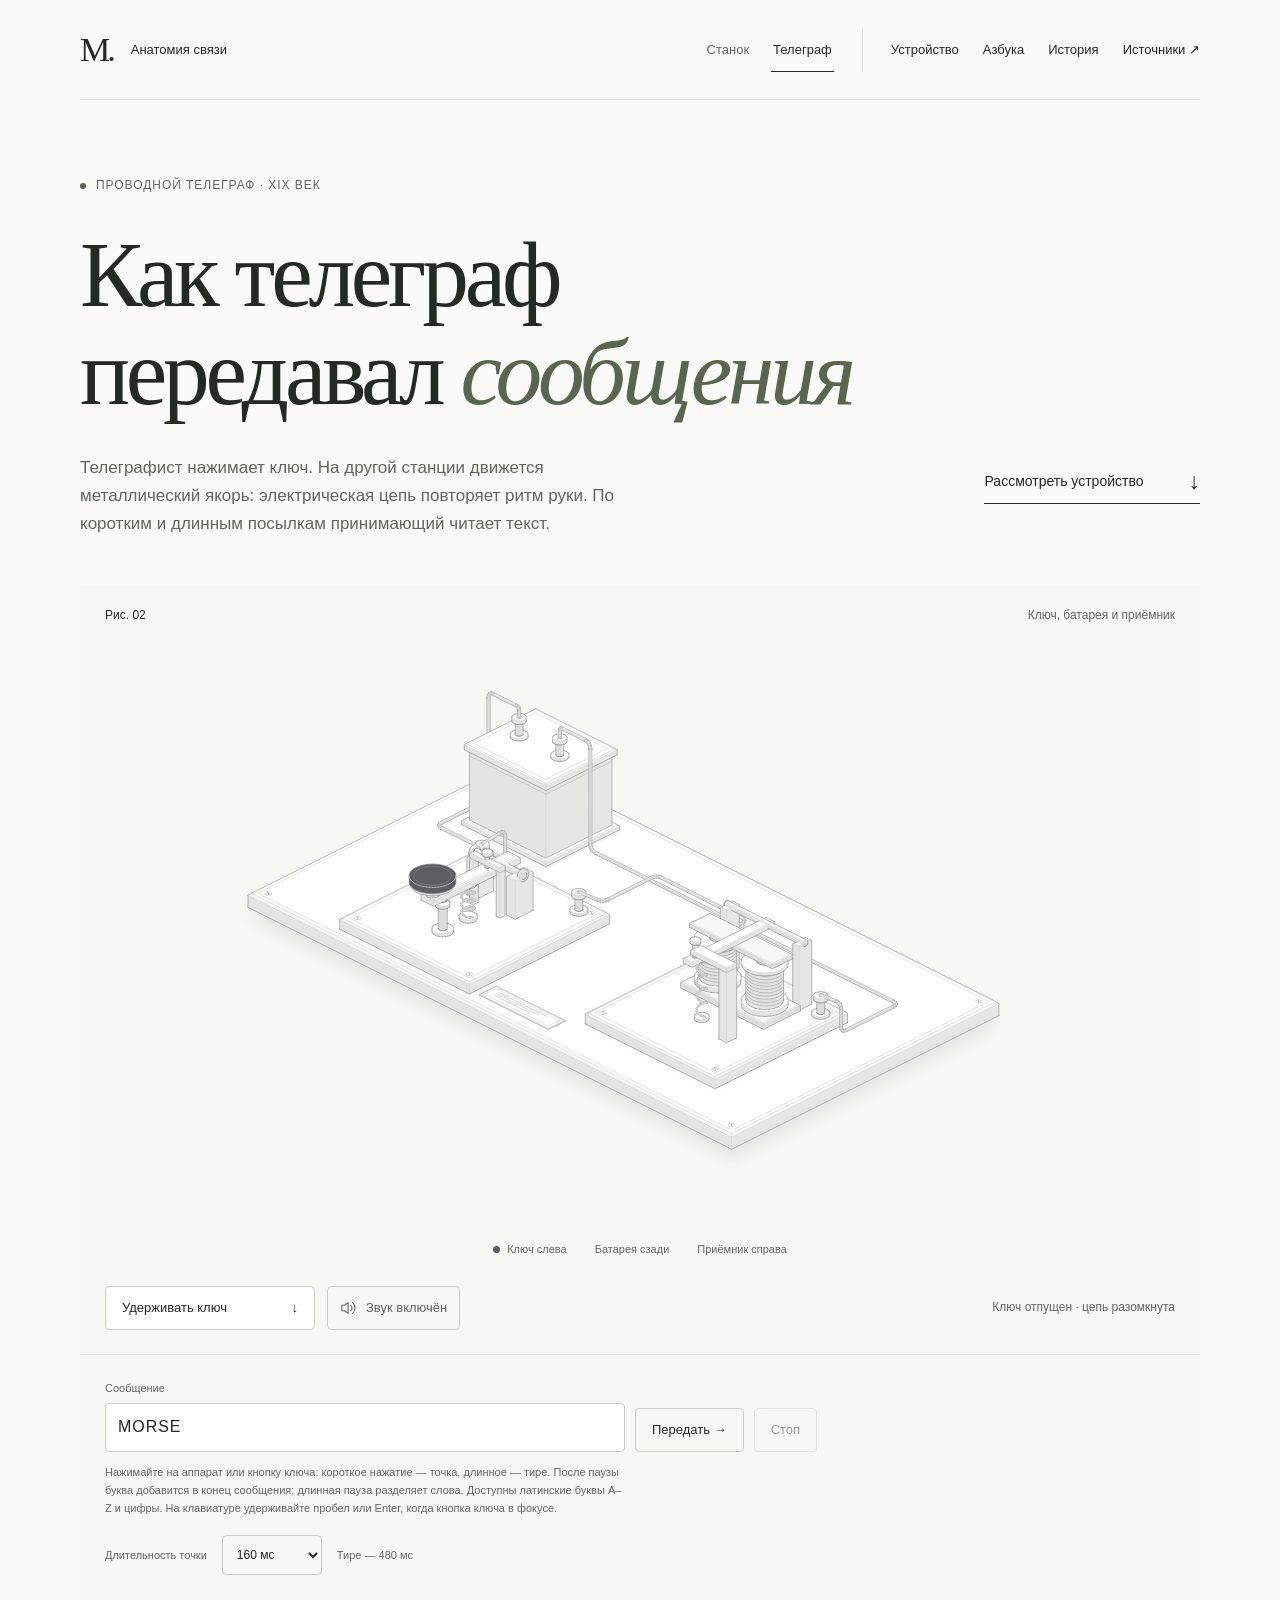
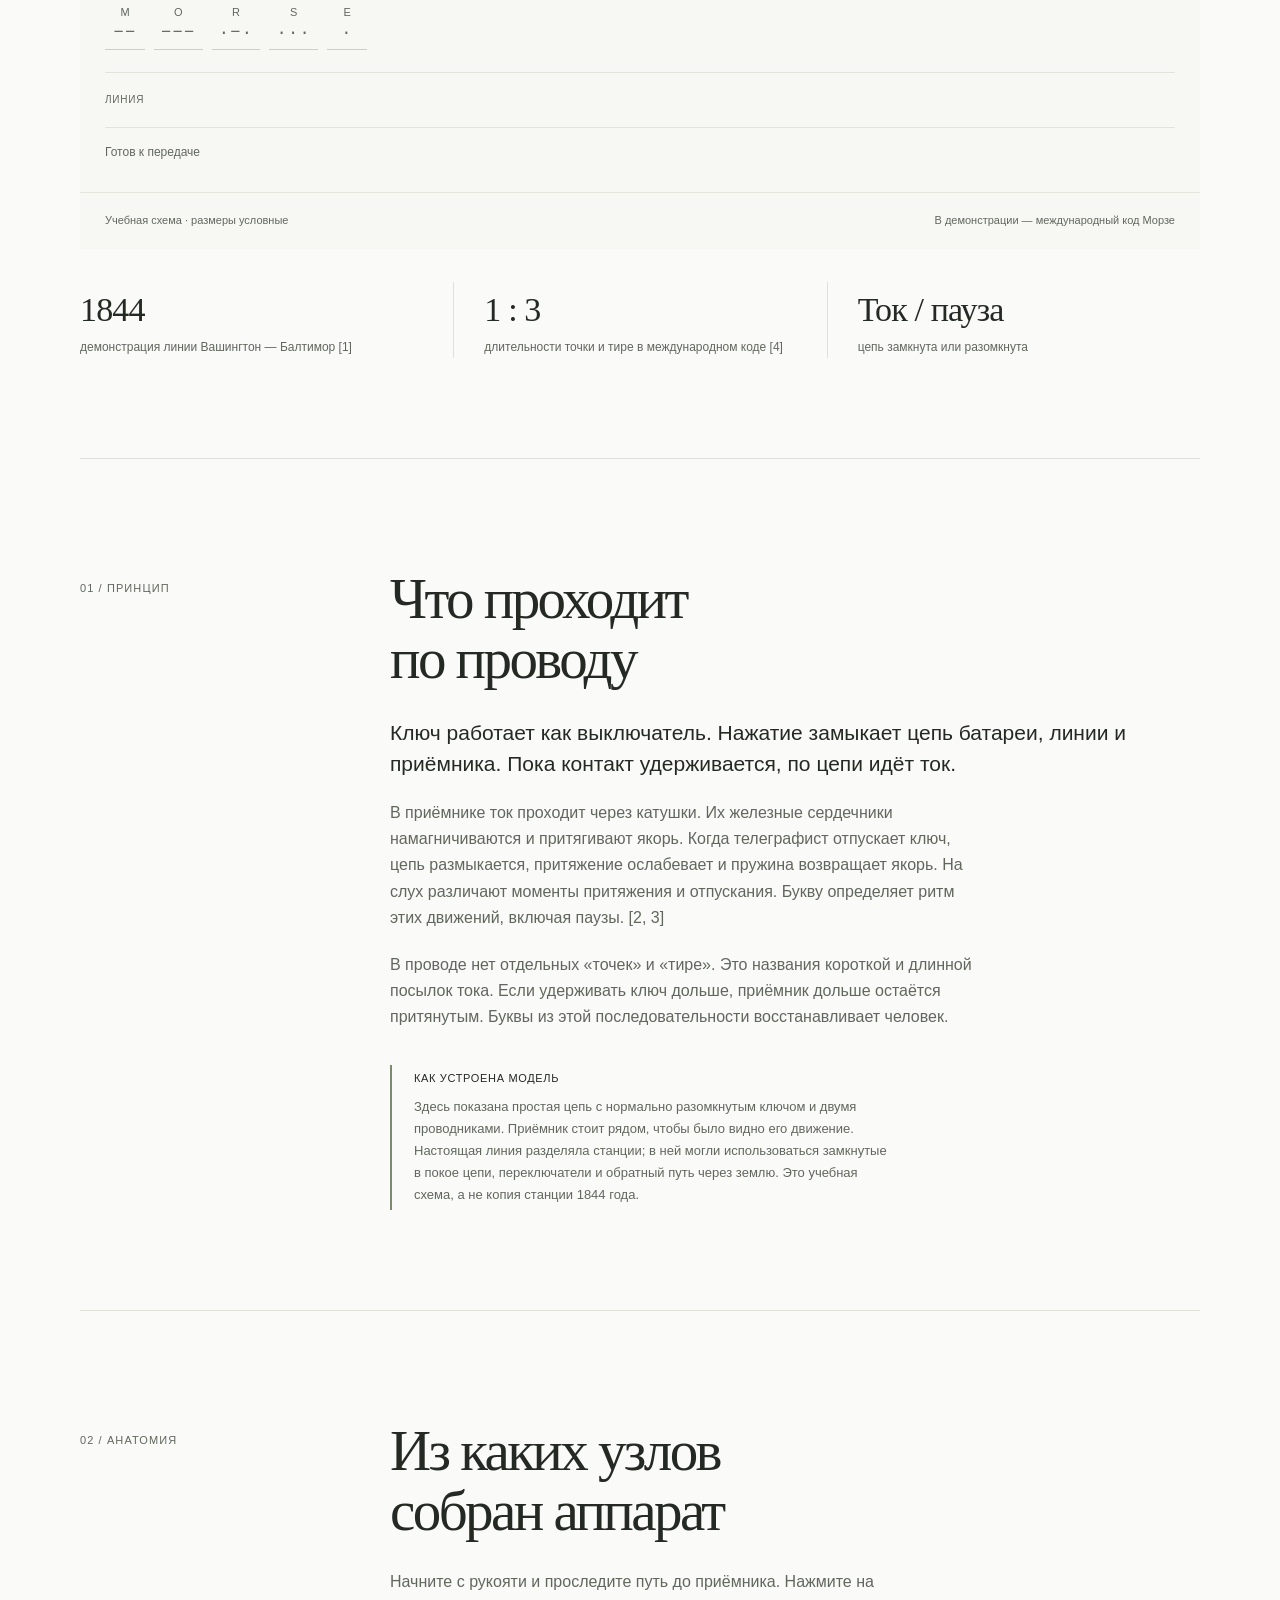
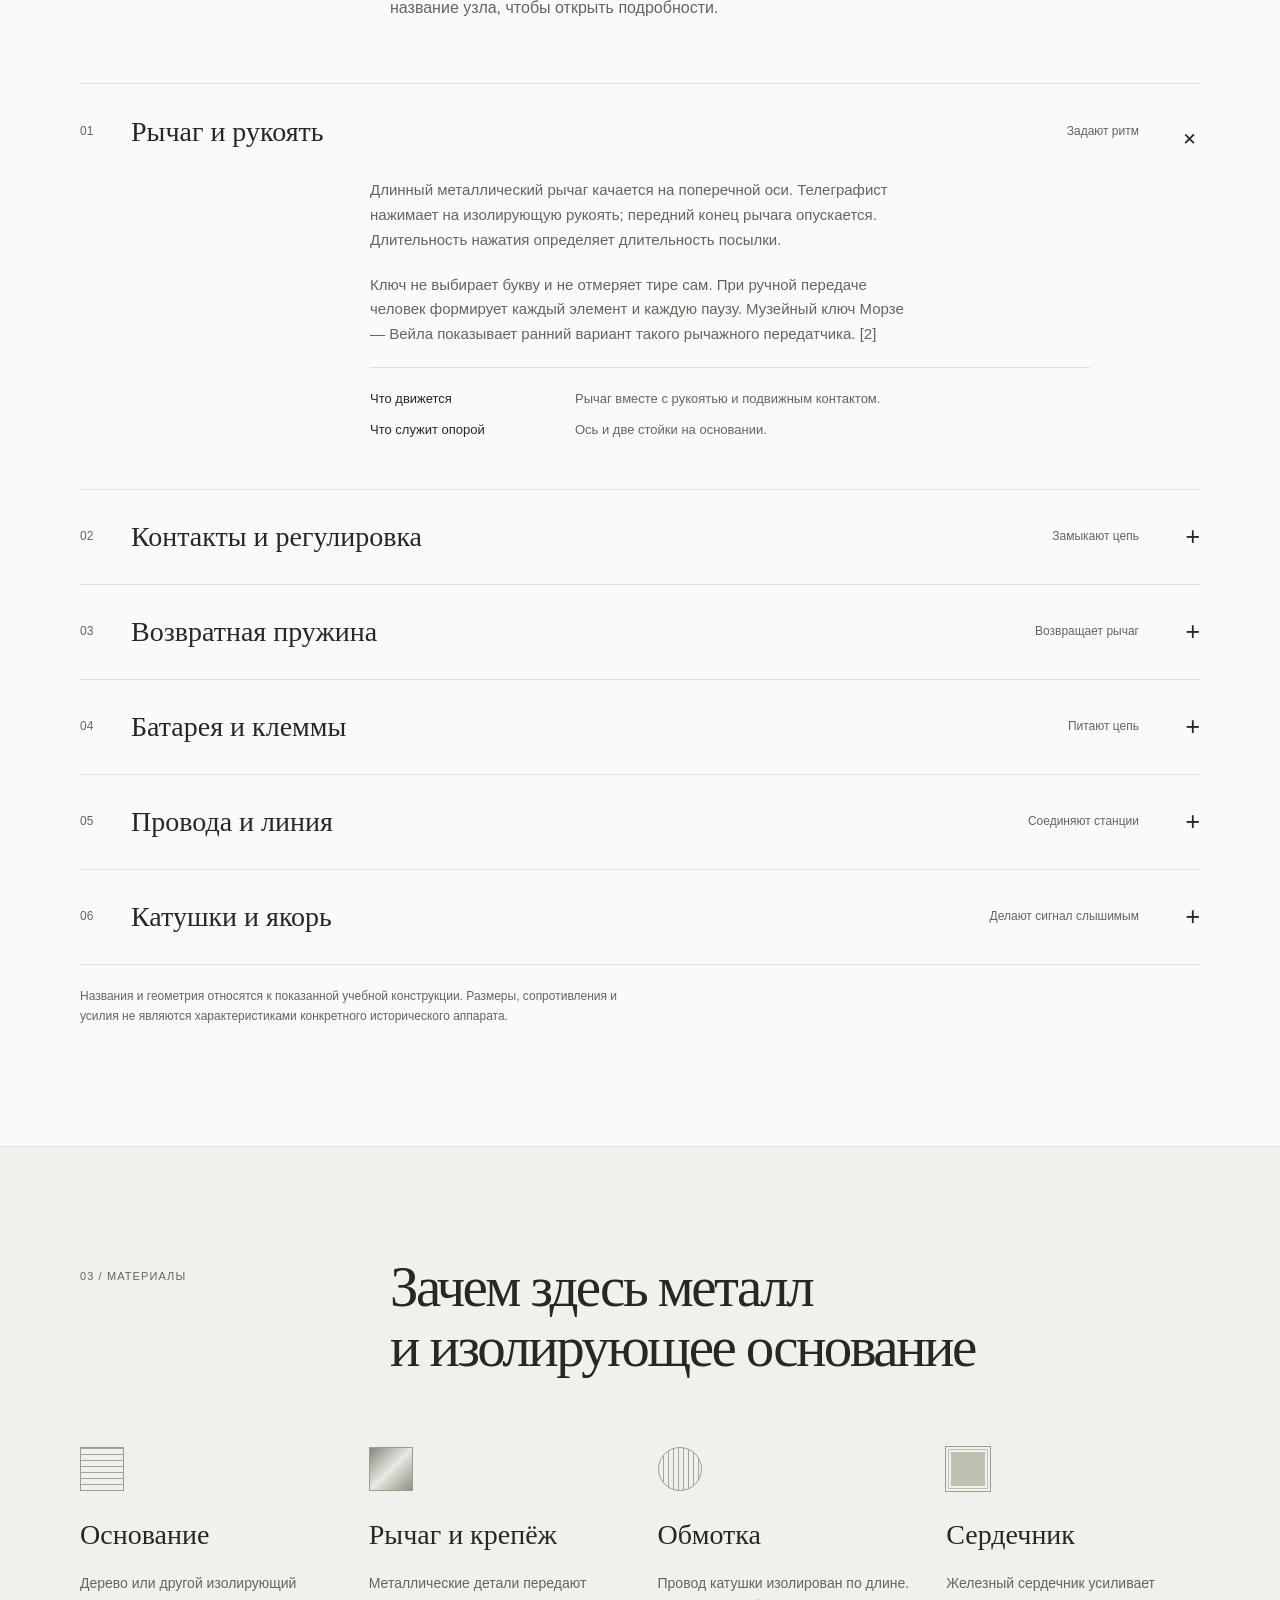
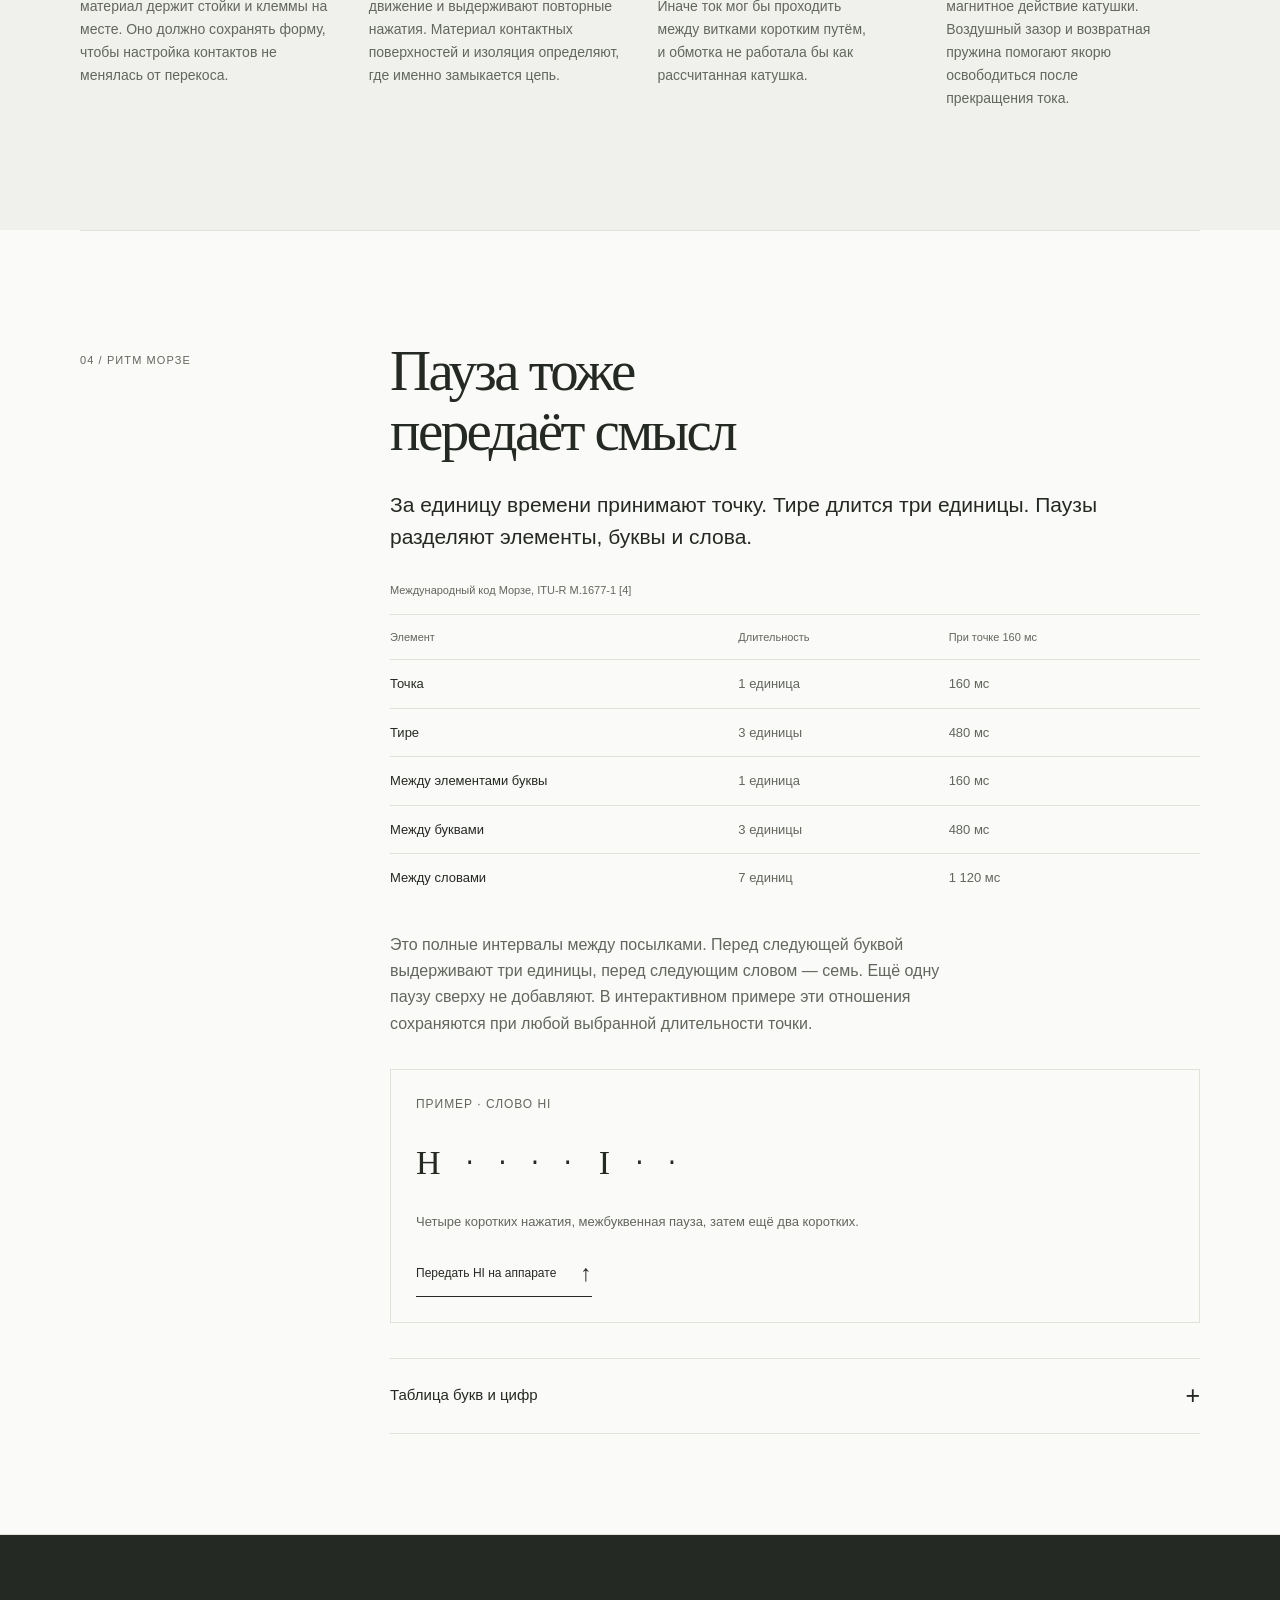
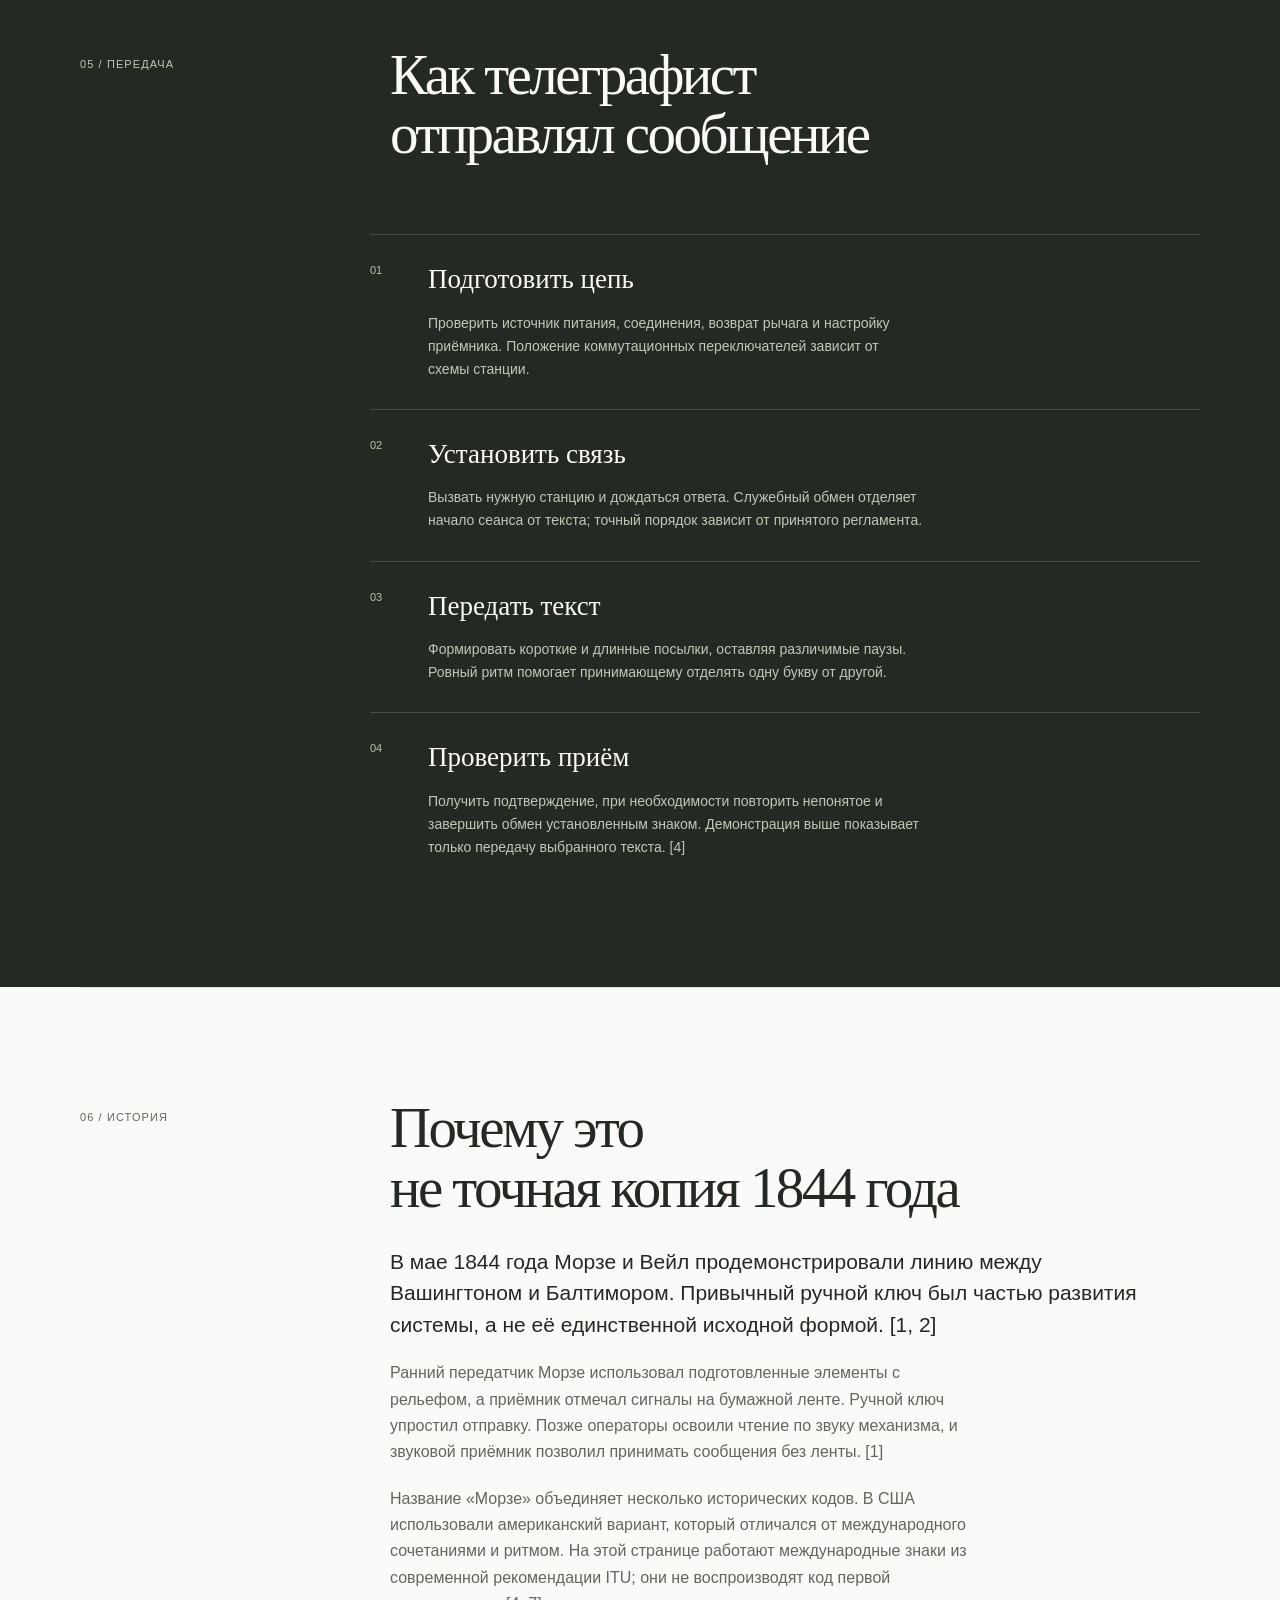
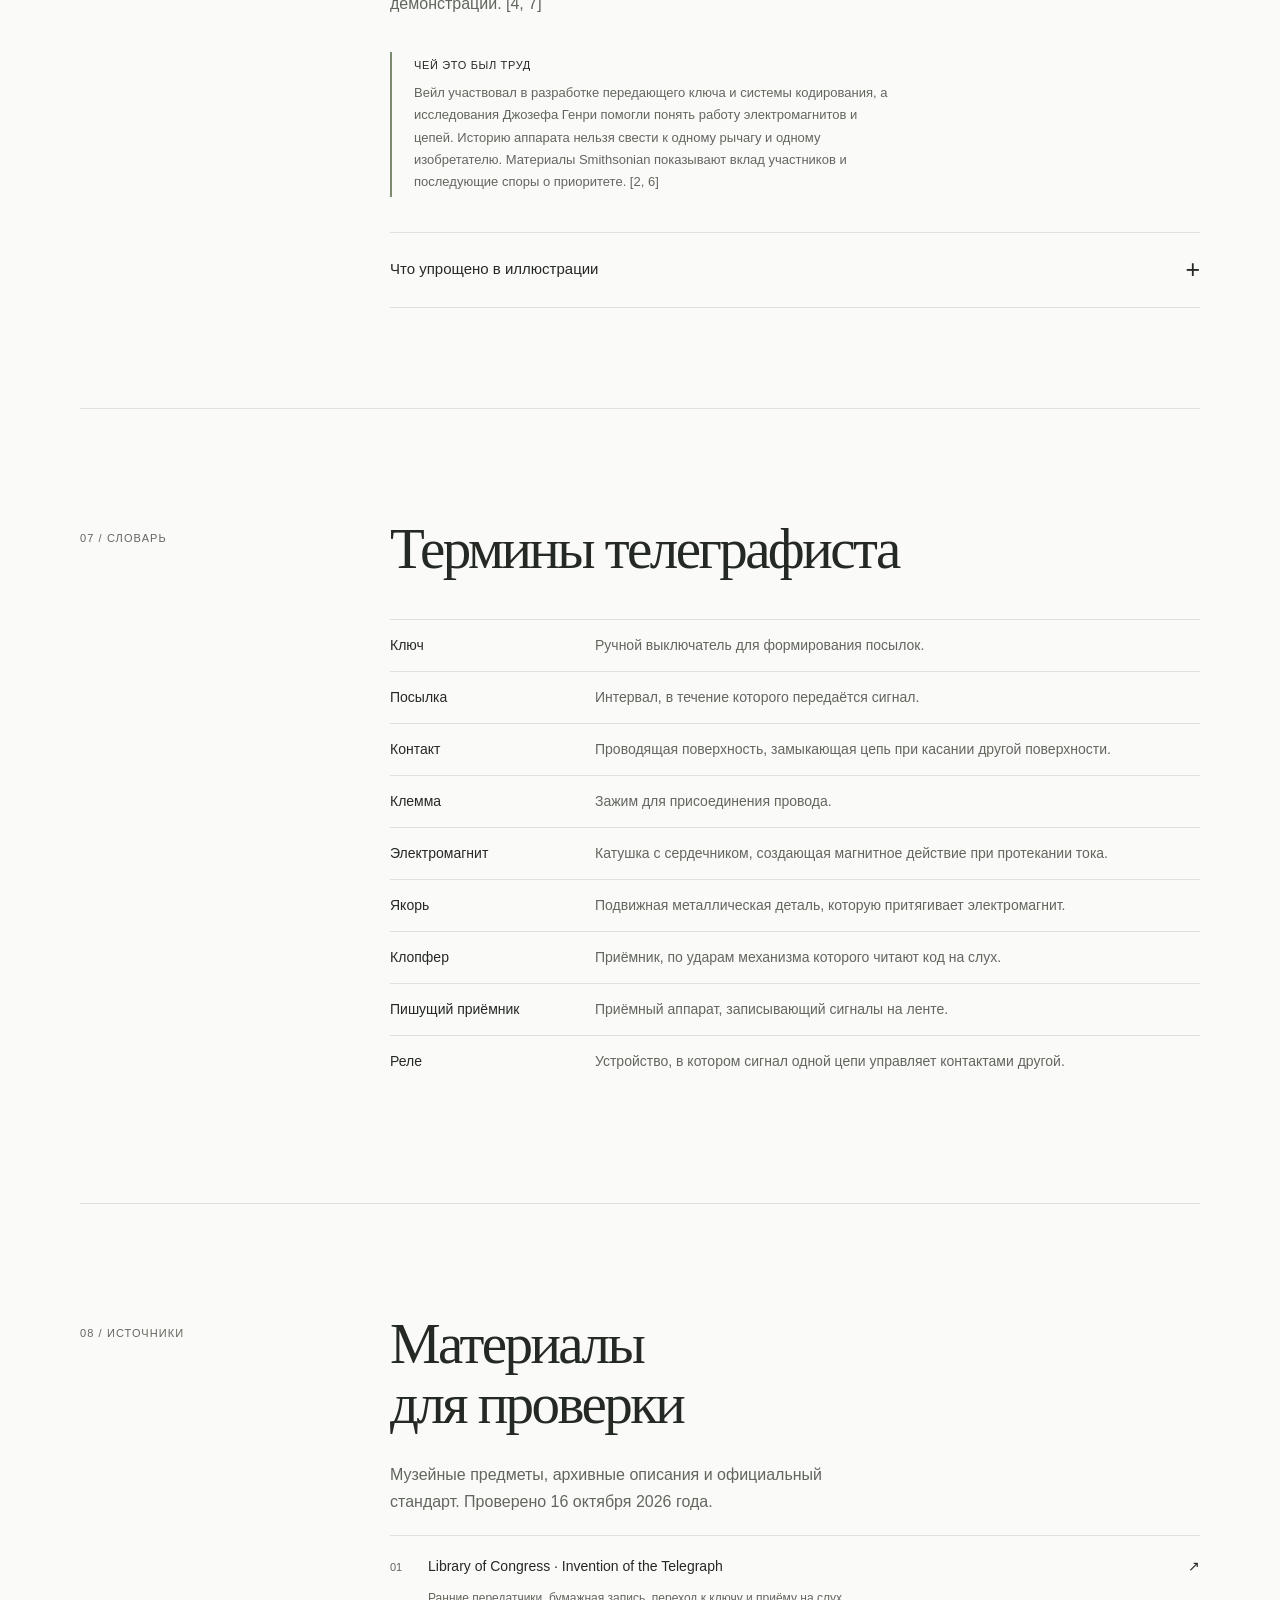
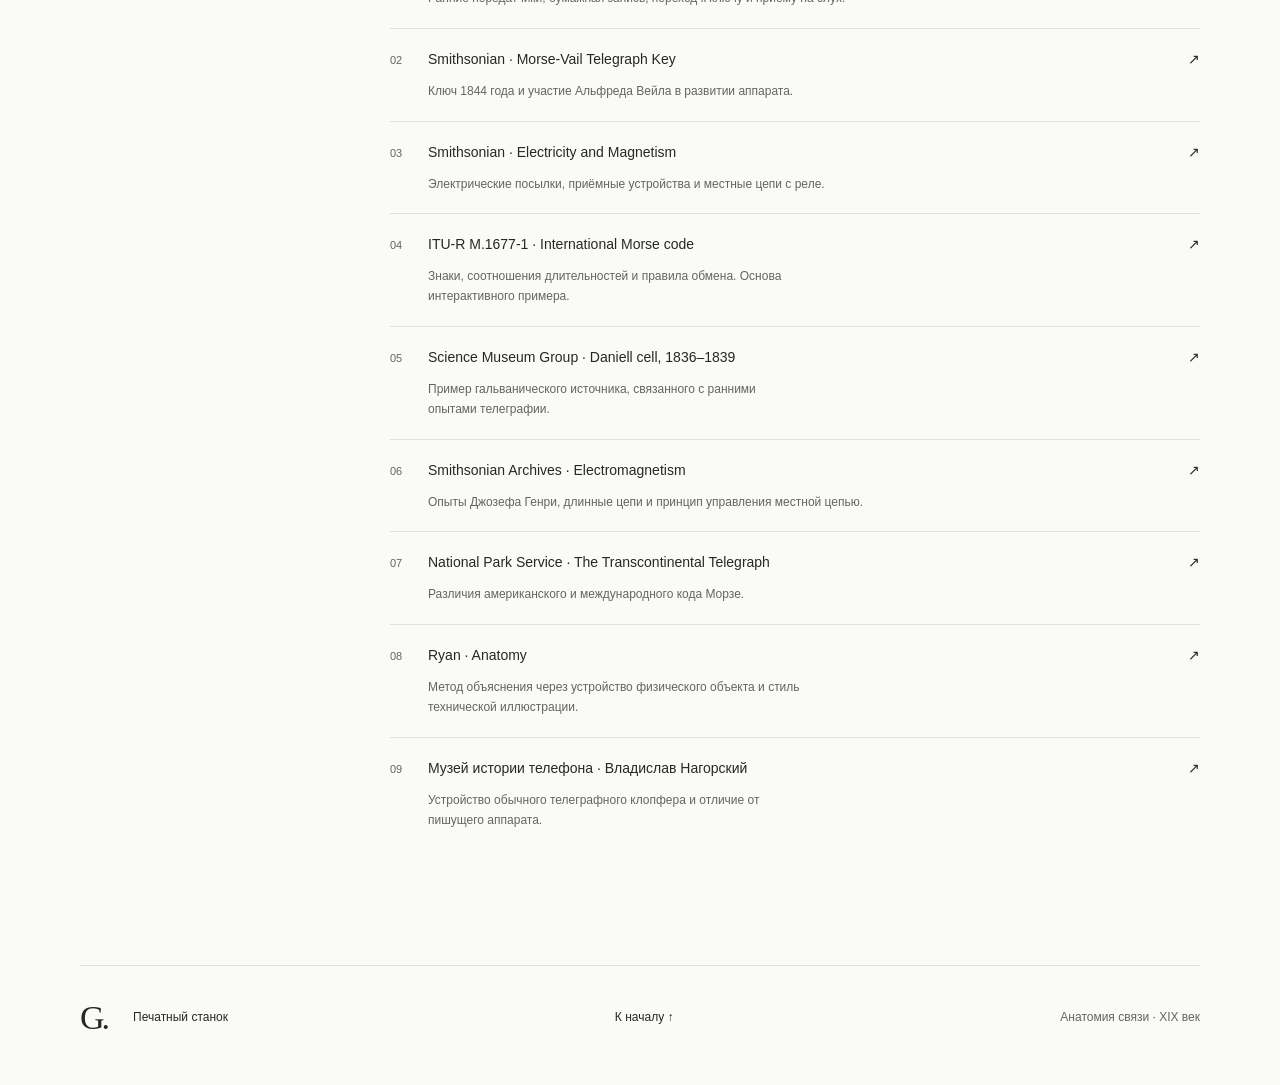
<file: skill-tests/telegraph/index.html>
<!doctype html>
<html lang="ru">
<head>
<meta charset="utf-8"><meta name="viewport" content="width=device-width, initial-scale=1">
<meta name="description" content="Устройство телеграфа Морзе: ручной ключ, контакты, батарея, линия и электромагнитный приёмник. Интерактивная модель, ритм передачи и исторические источники.">
<meta name="theme-color" content="#fafaf8"><title>Телеграф Морзе — анатомия связи</title>
<link rel="canonical" href="https://sergeybukharev.github.io/other/skill-tests/telegraph/">
<meta property="og:type" content="website">
<meta property="og:locale" content="ru_RU">
<meta property="og:site_name" content="Анатомия механизмов">
<meta property="og:title" content="Телеграф Морзе — анатомия связи">
<meta property="og:description" content="От нажатия ключа до сообщения: как работают контакты, электрическая линия и приёмник телеграфа Морзе.">
<meta property="og:url" content="https://sergeybukharev.github.io/other/skill-tests/telegraph/">
<meta property="og:image" content="https://sergeybukharev.github.io/other/skill-tests/assets/og-telegraph.png">
<meta property="og:image:secure_url" content="https://sergeybukharev.github.io/other/skill-tests/assets/og-telegraph.png">
<meta property="og:image:type" content="image/png">
<meta property="og:image:width" content="1200">
<meta property="og:image:height" content="630">
<meta property="og:image:alt" content="Телеграф Морзе. Светлая изометрическая иллюстрация ключа, батареи и приёмника рядом с заголовком.">
<meta name="twitter:card" content="summary_large_image">
<meta name="twitter:title" content="Телеграф Морзе — анатомия связи">
<meta name="twitter:description" content="От нажатия ключа до сообщения: как работают контакты, электрическая линия и приёмник телеграфа Морзе.">
<meta name="twitter:image" content="https://sergeybukharev.github.io/other/skill-tests/assets/og-telegraph.png">
<meta name="twitter:image:alt" content="Телеграф Морзе. Светлая изометрическая иллюстрация ключа, батареи и приёмника рядом с заголовком.">
<link rel="stylesheet" href="../style.css"><link rel="stylesheet" href="../navigation.css"><link rel="stylesheet" href="telegraph.css"><link rel="stylesheet" href="telegraph-sound.css">
</head>
<body>
<a class="skip" href="#anatomy">Перейти к содержанию</a>
<header class="header wrap"><a class="wordmark" href="#top"><span class="mark" aria-hidden="true">M.</span> Анатомия связи</a><nav aria-label="Основная навигация"><div class="apparatus-switch" role="group" aria-label="Аппараты"><a href="../">Станок</a><a href="#top" aria-current="page">Телеграф</a></div><div class="section-nav"><a href="#anatomy">Устройство</a><a href="#rhythm">Азбука</a><a href="#history">История</a><a href="#sources">Источники ↗</a></div></nav></header>
<main id="top">
<section class="hero wrap">
<div class="eyebrow"><span class="dot"></span> Проводной телеграф · XIX век</div>
<h1>Как телеграф<br> передавал <em>сообщения</em></h1>
<div class="hero-bottom"><p class="intro">Телеграфист нажимает ключ. На другой станции движется металлический якорь: электрическая цепь повторяет ритм руки. По коротким и длинным посылкам принимающий читает текст.</p><a class="text-link" href="#anatomy">Рассмотреть устройство <span aria-hidden="true">↓</span></a></div>
<figure class="telegraph-figure" id="experiment">
<div class="figure-top"><span>Рис. 02</span><span>Ключ, батарея и приёмник</span></div>
<div id="telegraph-art" data-closed="false"><img id="telegraph-up" src="telegraph-up.svg" width="500" height="330" alt="Ручной ключ слева, батарея сзади и электромагнитный приёмник справа на общей подставке"><img id="telegraph-down" src="telegraph-down.svg" width="500" height="330" alt="Ключ нажат, якорь приёмника притянут" hidden><span data-key-hit aria-hidden="true" style="left:26.948%;top:38.677%"></span></div>
<div class="apparatus-legend"><span><i class="legend-key"></i>Ключ слева</span><span>Батарея сзади</span><span>Приёмник справа</span></div>
<div class="telegraph-controls"><div class="telegraph-actions"><button class="key-button" id="manual-key" type="button" aria-pressed="false">Удерживать ключ <span aria-hidden="true">↓</span></button><button class="sound-toggle" id="sound-toggle" type="button" aria-pressed="true" title="Включить или выключить щелчки телеграфа"><svg viewBox="0 0 20 20" width="18" height="18" fill="none" stroke="currentColor" stroke-width="1.2" stroke-linecap="round" stroke-linejoin="round" aria-hidden="true"><path d="M9 4 5 7H2v6h3l4 3Z"/><path class="sound-waves" d="M12 7a4 4 0 0 1 0 6m2-9a8 8 0 0 1 0 12"/><path class="sound-muted" d="m12 8 5 5m0-5-5 5"/></svg><span>Звук включён</span></button></div><output id="circuit-state" aria-live="polite">Ключ отпущен · цепь разомкнута</output></div>
<div class="transmission">
<form id="message-form" novalidate><div class="message-field"><label for="message">Сообщение</label><input id="message" name="message" value="MORSE" maxlength="32" autocomplete="off" spellcheck="false" aria-describedby="message-help message-error"></div><button id="send" type="submit">Передать <span aria-hidden="true">→</span></button><button id="stop" type="button" disabled>Стоп</button></form>
<p id="message-help" class="control-help">Нажимайте на аппарат или кнопку ключа: короткое нажатие — точка, длинное — тире. После паузы буква добавится в конец сообщения; длинная пауза разделяет слова. Доступны латинские буквы A–Z и цифры. На клавиатуре удерживайте пробел или Enter, когда кнопка ключа в фокусе.</p><p id="message-error" class="message-error" role="alert" hidden></p>
<div class="speed-row"><label for="unit">Длительность точки</label><select id="unit"><option value="100">100 мс</option><option value="160" selected>160 мс</option><option value="240">240 мс</option></select><span id="timing-readout">Тире — 480 мс</span></div>
<div id="encoded-message" class="encoded-message" aria-label="Сообщение в азбуке Морзе"></div>
<div class="signal-strip" aria-hidden="true"><span>Линия</span><div id="signal-trace"></div></div>
<output id="transmission-state" class="transmission-state" aria-live="polite">Готов к передаче</output>
</div>
<figcaption><span>Учебная схема · размеры условные</span><span>В демонстрации — международный код Морзе</span></figcaption>
</figure>
<noscript><p class="note">Для работы ключа нужен JavaScript. Устройство аппарата и таблица ритма описаны ниже.</p></noscript>
<div class="facts"><div><strong>1844</strong><span>демонстрация линии Вашингтон — Балтимор [1]</span></div><div><strong>1 : 3</strong><span>длительности точки и тире в международном коде [4]</span></div><div><strong>Ток / пауза</strong><span>цепь замкнута или разомкнута</span></div></div>
</section>
<section class="section wrap overview" id="principle"><div class="section-label">01 / Принцип</div><div><h2>Что проходит<br>по проводу</h2><p class="lead">Ключ работает как выключатель. Нажатие замыкает цепь батареи, линии и приёмника. Пока контакт удерживается, по цепи идёт ток.</p><p>В приёмнике ток проходит через катушки. Их железные сердечники намагничиваются и притягивают якорь. Когда телеграфист отпускает ключ, цепь размыкается, притяжение ослабевает и пружина возвращает якорь. На слух различают моменты притяжения и отпускания. Букву определяет ритм этих движений, включая паузы. [2, 3]</p><p>В проводе нет отдельных «точек» и «тире». Это названия короткой и длинной посылок тока. Если удерживать ключ дольше, приёмник дольше остаётся притянутым. Буквы из этой последовательности восстанавливает человек.</p><aside class="note"><span>Как устроена модель</span>Здесь показана простая цепь с нормально разомкнутым ключом и двумя проводниками. Приёмник стоит рядом, чтобы было видно его движение. Настоящая линия разделяла станции; в ней могли использоваться замкнутые в покое цепи, переключатели и обратный путь через землю. Это учебная схема, а не копия станции 1844 года.</aside></div></section>
<section class="section wrap" id="anatomy"><div class="section-heading"><div class="section-label">02 / Анатомия</div><div><h2>Из каких узлов<br>собран аппарат</h2><p class="section-intro">Начните с рукояти и проследите путь до приёмника. Нажмите на название узла, чтобы открыть подробности.</p></div></div>
<div class="anatomy-list">
<details open><summary><span class="num">01</span><h3>Рычаг и рукоять</h3><span class="tag">Задают ритм</span><span class="plus" aria-hidden="true">+</span></summary><div class="detail-body"><p>Длинный металлический рычаг качается на поперечной оси. Телеграфист нажимает на изолирующую рукоять; передний конец рычага опускается. Длительность нажатия определяет длительность посылки.</p><p>Ключ не выбирает букву и не отмеряет тире сам. При ручной передаче человек формирует каждый элемент и каждую паузу. Музейный ключ Морзе — Вейла показывает ранний вариант такого рычажного передатчика. [2]</p><dl><dt>Что движется</dt><dd>Рычаг вместе с рукоятью и подвижным контактом.</dd><dt>Что служит опорой</dt><dd>Ось и две стойки на основании.</dd></dl></div></details>
<details><summary><span class="num">02</span><h3>Контакты и регулировка</h3><span class="tag">Замыкают цепь</span><span class="plus" aria-hidden="true">+</span></summary><div class="detail-body"><p>Под рычагом находятся два контакта: один движется с ним, другой закреплён на основании. Между ними оставляют небольшой зазор. При нажатии контактные поверхности соприкасаются, и цепь замыкается.</p><p>Регулировочный винт ограничивает ход рычага. Если зазор слишком велик, руке приходится делать лишнее движение; если слишком мал, случайное касание может дать незапланированную посылку. Контакты должны соприкасаться уверенно и размыкаться после отпускания.</p><dl><dt>В покое</dt><dd>Контакты разведены, цепь разомкнута.</dd><dt>При нажатии</dt><dd>Контактные наконечники соприкасаются, по цепи идёт ток.</dd></dl></div></details>
<details><summary><span class="num">03</span><h3>Возвратная пружина</h3><span class="tag">Возвращает рычаг</span><span class="plus" aria-hidden="true">+</span></summary><div class="detail-body"><p>Пружина поднимает рычаг, когда палец перестаёт давить на рукоять. Благодаря ей следующая посылка начинается после отчётливой паузы. В разных ключах пружины располагаются и работают по-разному; здесь показана пружина под передней частью рычага.</p><p>Слабый возврат может оставить контакт замкнутым. Излишне сильная пружина утомляет руку. Настройку хода и усилия выбирают вместе: после каждого нажатия рычаг должен возвращаться в одно и то же положение.</p></div></details>
<details><summary><span class="num">04</span><h3>Батарея и клеммы</h3><span class="tag">Питают цепь</span><span class="plus" aria-hidden="true">+</span></summary><div class="detail-body"><p>Источником тока служит батарея гальванических элементов. Клеммы связывают её с ключом и линией. Изолирующие детали не дают току пройти между выводами в обход рабочего контакта.</p><p>Для телеграфии применяли разные элементы. В коллекции Science Museum есть элемент Даниэля, который связывают с опытами Эдварда Дэви 1836–1839 годов. Закрытый блок на рисунке лишь обозначает источник питания: его корпус, число элементов и напряжение не приписаны этому музейному предмету. [5]</p><dl><dt>Что важно</dt><dd>Надёжные соединения и изоляция между разными участками цепи.</dd><dt>Что не показано</dt><dd>Электроды и электролит внутри батареи.</dd></dl></div></details>
<details><summary><span class="num">05</span><h3>Провода и линия</h3><span class="tag">Соединяют станции</span><span class="plus" aria-hidden="true">+</span></summary><div class="detail-body"><p>Для тока нужен замкнутый путь. В демонстрации его образуют три соединительных провода: от батареи к ключу, от ключа к приёмнику и обратно к батарее. Соединение катушек проходит под основанием приёмника.</p><p>Длинная линия добавляет сопротивление и утечки, а её электрические свойства искажают короткие посылки. Поэтому модель короткой цепи не позволяет вычислить дальность реального телеграфа. В системах с реле слабый линейный ток управлял отдельной местной цепью с собственной батареей. [3, 6]</p></div></details>
<details><summary><span class="num">06</span><h3>Катушки и якорь</h3><span class="tag">Делают сигнал слышимым</span><span class="plus" aria-hidden="true">+</span></summary><div class="detail-body"><p>Звуковой приёмник, или клопфер, содержит две катушки с железными сердечниками. При появлении тока электромагнит притягивает металлический якорь, связанный с рычагом. Ограничители задают его рабочие положения, а пружина возвращает механизм после размыкания.</p><p>Этот приёмник ничего не печатает. Телеграфист слушает удары механизма и записывает сообщение. В регистрирующем аппарате вместо этого работал узел с бумажной лентой. Развитие от записи на ленте к приёму по звуку описано в материалах Library of Congress. [1, 3, 9]</p></div></details>
</div><p class="caption">Названия и геометрия относятся к показанной учебной конструкции. Размеры, сопротивления и усилия не являются характеристиками конкретного исторического аппарата.</p></section>
<section class="section materials" id="materials"><div class="wrap"><div class="section-heading"><div class="section-label">03 / Материалы</div><div><h2>Зачем здесь металл<br>и изолирующее основание</h2></div></div><div class="material-grid"><article><span class="material-icon wood" aria-hidden="true"></span><h3>Основание</h3><p>Дерево или другой изолирующий материал держит стойки и клеммы на месте. Оно должно сохранять форму, чтобы настройка контактов не менялась от перекоса.</p></article><article><span class="material-icon metal" aria-hidden="true"></span><h3>Рычаг и крепёж</h3><p>Металлические детали передают движение и выдерживают повторные нажатия. Материал контактных поверхностей и изоляция определяют, где именно замыкается цепь.</p></article><article><span class="material-icon coil-icon" aria-hidden="true"></span><h3>Обмотка</h3><p>Провод катушки изолирован по длине. Иначе ток мог бы проходить между витками коротким путём, и обмотка не работала бы как рассчитанная катушка.</p></article><article><span class="material-icon core-icon" aria-hidden="true"></span><h3>Сердечник</h3><p>Железный сердечник усиливает магнитное действие катушки. Воздушный зазор и возвратная пружина помогают якорю освободиться после прекращения тока.</p></article></div></div></section>
<section class="section wrap overview" id="rhythm"><div class="section-label">04 / Ритм Морзе</div><div><h2>Пауза тоже<br>передаёт смысл</h2><p class="lead">За единицу времени принимают точку. Тире длится три единицы. Паузы разделяют элементы, буквы и слова.</p><div class="timing-table"><table><caption>Международный код Морзе, ITU-R M.1677-1 [4]</caption><thead><tr><th scope="col">Элемент</th><th scope="col">Длительность</th><th scope="col">При точке 160 мс</th></tr></thead><tbody><tr><th scope="row">Точка</th><td>1 единица</td><td>160 мс</td></tr><tr><th scope="row">Тире</th><td>3 единицы</td><td>480 мс</td></tr><tr><th scope="row">Между элементами буквы</th><td>1 единица</td><td>160 мс</td></tr><tr><th scope="row">Между буквами</th><td>3 единицы</td><td>480 мс</td></tr><tr><th scope="row">Между словами</th><td>7 единиц</td><td>1 120 мс</td></tr></tbody></table></div><p>Это полные интервалы между посылками. Перед следующей буквой выдерживают три единицы, перед следующим словом — семь. Ещё одну паузу сверху не добавляют. В интерактивном примере эти отношения сохраняются при любой выбранной длительности точки.</p><div class="rhythm-example"><span class="eyebrow">Пример · слово HI</span><div><strong>H</strong><span>· · · ·</span><strong>I</strong><span>· ·</span></div><p>Четыре коротких нажатия, межбуквенная пауза, затем ещё два коротких.</p><a class="text-link" href="#experiment" id="try-hi">Передать HI на аппарате <span aria-hidden="true">↑</span></a></div><details class="technical"><summary>Таблица букв и цифр<span class="plus" aria-hidden="true">+</span></summary><div class="alphabet-grid" id="alphabet"><noscript><p>Например: A ·−, B −···, E ·, M −−, O −−−, S ···, T −.</p></noscript></div></details></div></section>
<section class="section process-section" id="process"><div class="wrap"><div class="section-heading"><div class="section-label">05 / Передача</div><div><h2>Как телеграфист<br>отправлял сообщение</h2></div></div><ol class="transmit-steps"><li><span>01</span><div><h3>Подготовить цепь</h3><p>Проверить источник питания, соединения, возврат рычага и настройку приёмника. Положение коммутационных переключателей зависит от схемы станции.</p></div></li><li><span>02</span><div><h3>Установить связь</h3><p>Вызвать нужную станцию и дождаться ответа. Служебный обмен отделяет начало сеанса от текста; точный порядок зависит от принятого регламента.</p></div></li><li><span>03</span><div><h3>Передать текст</h3><p>Формировать короткие и длинные посылки, оставляя различимые паузы. Ровный ритм помогает принимающему отделять одну букву от другой.</p></div></li><li><span>04</span><div><h3>Проверить приём</h3><p>Получить подтверждение, при необходимости повторить непонятое и завершить обмен установленным знаком. Демонстрация выше показывает только передачу выбранного текста. [4]</p></div></li></ol></div></section>
<section class="section wrap overview" id="history"><div class="section-label">06 / История</div><div><h2>Почему это<br>не точная копия 1844 года</h2><p class="lead">В мае 1844 года Морзе и Вейл продемонстрировали линию между Вашингтоном и Балтимором. Привычный ручной ключ был частью развития системы, а не её единственной исходной формой. [1, 2]</p><p>Ранний передатчик Морзе использовал подготовленные элементы с рельефом, а приёмник отмечал сигналы на бумажной ленте. Ручной ключ упростил отправку. Позже операторы освоили чтение по звуку механизма, и звуковой приёмник позволил принимать сообщения без ленты. [1]</p><p>Название «Морзе» объединяет несколько исторических кодов. В США использовали американский вариант, который отличался от международного сочетаниями и ритмом. На этой странице работают международные знаки из современной рекомендации ITU; они не воспроизводят код первой демонстрации. [4, 7]</p><aside class="note"><span>Чей это был труд</span>Вейл участвовал в разработке передающего ключа и системы кодирования, а исследования Джозефа Генри помогли понять работу электромагнитов и цепей. Историю аппарата нельзя свести к одному рычагу и одному изобретателю. Материалы Smithsonian показывают вклад участников и последующие споры о приоритете. [2, 6]</aside><details class="technical"><summary>Что упрощено в иллюстрации<span class="plus" aria-hidden="true">+</span></summary><div class="detail-body"><p>Батарея скрыта корпусом, внутренние соединения проходят под основаниями. Длина линии сокращена, задержки и искажения сигнала не моделируются. Электромагнитный приёмник реагирует на состояние ключа без расчёта тока, индуктивности и усилия притяжения.</p><p>Графическая дорожка под кнопками показывает состояния цепи, а не бумагу, выходящую из приёмника. В автоматическом режиме задан номинальный ритм; реальное движение ручного ключа и приёмника сложнее этой учебной модели.</p></div></details></div></section>
<section class="section wrap" id="glossary"><div class="section-label">07 / Словарь</div><div><h2>Термины телеграфиста</h2><dl class="glossary"><dt>Ключ</dt><dd>Ручной выключатель для формирования посылок.</dd><dt>Посылка</dt><dd>Интервал, в течение которого передаётся сигнал.</dd><dt>Контакт</dt><dd>Проводящая поверхность, замыкающая цепь при касании другой поверхности.</dd><dt>Клемма</dt><dd>Зажим для присоединения провода.</dd><dt>Электромагнит</dt><dd>Катушка с сердечником, создающая магнитное действие при протекании тока.</dd><dt>Якорь</dt><dd>Подвижная металлическая деталь, которую притягивает электромагнит.</dd><dt>Клопфер</dt><dd>Приёмник, по ударам механизма которого читают код на слух.</dd><dt>Пишущий приёмник</dt><dd>Приёмный аппарат, записывающий сигналы на ленте.</dd><dt>Реле</dt><dd>Устройство, в котором сигнал одной цепи управляет контактами другой.</dd></dl></div></section>
<section class="section wrap" id="sources"><div class="section-label">08 / Источники</div><div><h2>Материалы<br>для проверки</h2><p class="section-intro">Музейные предметы, архивные описания и официальный стандарт. Проверено 16 октября 2026 года.</p><ol class="source-list">
<li><a href="https://www.loc.gov/collections/samuel-morse-papers/articles-and-essays/collection-highlights/invention-of-the-telegraph/" target="_blank" rel="noopener">Library of Congress · Invention of the Telegraph <span>↗</span></a><p>Ранние передатчики, бумажная запись, переход к ключу и приёму на слух.</p></li>
<li><a href="https://avpreservation.si.edu/edan-record/3d_package%3Aed99f44d-3c60-4111-b666-e2908e1b64ef" target="_blank" rel="noopener">Smithsonian · Morse-Vail Telegraph Key <span>↗</span></a><p>Ключ 1844 года и участие Альфреда Вейла в развитии аппарата.</p></li>
<li><a href="https://avpreservation.si.edu/spotlight/electricityandmagnetism" target="_blank" rel="noopener">Smithsonian · Electricity and Magnetism <span>↗</span></a><p>Электрические посылки, приёмные устройства и местные цепи с реле.</p></li>
<li><a href="https://www.itu.int/rec/R-REC-M.1677-1-200910-I/en" target="_blank" rel="noopener">ITU-R M.1677-1 · International Morse code <span>↗</span></a><p>Знаки, соотношения длительностей и правила обмена. Основа интерактивного примера.</p></li>
<li><a href="https://collection.sciencemuseumgroup.org.uk/objects/co33732/daniell-cell-used-by-edward-davy-with-spare-pot-1836-1839" target="_blank" rel="noopener">Science Museum Group · Daniell cell, 1836–1839 <span>↗</span></a><p>Пример гальванического источника, связанного с ранними опытами телеграфии.</p></li>
<li><a href="https://siarchives.si.edu/history/featured-topics/henry/electromagnetism" target="_blank" rel="noopener">Smithsonian Archives · Electromagnetism <span>↗</span></a><p>Опыты Джозефа Генри, длинные цепи и принцип управления местной цепью.</p></li>
<li><a href="https://home.nps.gov/articles/000/the-transcontinental-telegraph.htm" target="_blank" rel="noopener">National Park Service · The Transcontinental Telegraph <span>↗</span></a><p>Различия американского и международного кода Морзе.</p></li>
<li><a href="https://skills.wheresryan.sh/anatomy" target="_blank" rel="noopener">Ryan · Anatomy <span>↗</span></a><p>Метод объяснения через устройство физического объекта и стиль технической иллюстрации.</p></li>
<li><a href="https://telhistory.ru/telephone_history/russkie-izobretateli/vyacheslav-mikhailovich-nagorskiy-/" target="_blank" rel="noopener">Музей истории телефона · Владислав Нагорский <span>↗</span></a><p>Устройство обычного телеграфного клопфера и отличие от пишущего аппарата.</p></li>
</ol></div></section>
</main><footer class="wrap footer"><a class="wordmark" href="../"><span class="mark" aria-hidden="true">G.</span> Печатный станок</a><a href="#top">К началу ↑</a><span>Анатомия связи · XIX век</span></footer>
<script src="morse.js"></script><script src="telegraph-audio.js"></script><script src="telegraph.js"></script>
</body></html>
</file>
<file: skill-tests/style.css>
:root{--paper:#f6f4ee;--ink:#252923;--muted:#62675e;--line:#d6d8cd;--accent:#526349;--soft:#ebece4;--serif:Georgia,'Times New Roman',serif;--sans:Arial,Helvetica,sans-serif;color-scheme:light}*{box-sizing:border-box}html{scroll-behavior:smooth;scroll-padding-top:35px}body{margin:0;background:var(--paper);color:var(--ink);font-family:var(--sans);font-size:16px;line-height:1.65;-webkit-font-smoothing:antialiased;font-synthesis:none}::selection{background:#d9e0cd;color:#20251e}a{color:inherit;text-decoration-thickness:1px;text-underline-offset:5px}button,summary,a{-webkit-tap-highlight-color:transparent}button:focus-visible,summary:focus-visible,a:focus-visible{outline:2px solid var(--accent);outline-offset:5px}button{font:inherit;cursor:pointer}a:hover{color:var(--accent)}.wrap{width:min(1120px,calc(100% - 96px));margin-inline:auto}.header{display:flex;justify-content:space-between;align-items:center;min-height:100px;border-bottom:1px solid var(--line);gap:24px}.wordmark{display:flex;align-items:center;gap:12px;text-decoration:none;font-size:13px}.mark{font-family:var(--serif);font-size:34px;line-height:1;letter-spacing:-3px;margin-right:6px}.header nav{display:flex;gap:30px}.header nav a{font-size:13px;text-decoration:none;min-height:44px;display:flex;align-items:center;gap:8px}.hero{padding-top:76px}.eyebrow,.section-label,.figure-top,figcaption,.caption,.small,.evidence-label{font-size:12px;color:var(--muted)}.eyebrow{letter-spacing:.08em;text-transform:uppercase;display:flex;gap:10px;align-items:center}.dot{width:6px;height:6px;border-radius:50%;background:var(--accent)}h1,h2,h3,p{margin-top:0}h1,h2{font-family:var(--serif);font-weight:400;letter-spacing:-.045em;line-height:1.05;text-wrap:balance}h1{font-size:clamp(50px,7.3vw,94px);max-width:980px;margin-bottom:32px;margin-top:30px}h1 em{font-weight:400;color:var(--accent)}h2{font-size:clamp(36px,4.6vw,57px);margin-bottom:28px}h3{font-size:19px;line-height:1.35;font-weight:400}p{max-width:66ch;margin-bottom:20px;text-wrap:pretty}.hero-bottom{display:flex;align-items:end;justify-content:space-between;gap:24px}.intro{color:var(--muted);font-size:17px;line-height:1.65;margin:0}.text-link{font-size:14px;text-decoration:none;display:flex;gap:45px;align-items:center;min-height:44px;border-bottom:1px solid var(--ink)}.text-link span{font-size:23px}.press-figure{margin:48px 0 0;background:#eeeee6;border:1px solid #dedfd5;position:relative}.figure-top,figcaption{display:flex;justify-content:space-between;gap:20px;padding:20px 25px}.figure-top span:first-child{color:var(--ink)}#press-art{width:100%;padding:0 10px}#press-art svg{display:block;width:100%;height:auto;max-height:610px}figcaption{padding-top:12px;font-size:11px}.facts{display:grid;grid-template-columns:repeat(3,1fr);padding:33px 0 0}.facts>div{display:flex;flex-direction:column;padding:0 30px;border-left:1px solid var(--line)}.facts>div:first-child{padding-left:0;border:0}.facts strong{font-family:var(--serif);font-size:34px;font-weight:400;letter-spacing:-.025em}.facts span{font-size:12px;color:var(--muted)}.section{padding-top:110px;padding-bottom:100px;border-top:1px solid var(--line)}.hero+.section{margin-top:100px}.section-label{font-size:11px;text-transform:uppercase;letter-spacing:.1em;padding-top:10px}.section-heading,.overview,#mechanics,#glossary,#sources{display:grid;grid-template-columns:1fr 3fr;gap:40px}.section-heading{margin-bottom:42px}.section-intro{color:var(--muted);max-width:55ch}.lead{font-size:21px;line-height:1.5;color:var(--ink)}.overview>div:last-child>p:not(.lead),#mechanics>div:last-child>p:not(.lead){color:var(--muted)}.note{border-left:2px solid #7c8a6f;padding:4px 0 4px 22px;font-size:13px;line-height:1.7;margin-top:34px;color:var(--muted);max-width:70ch}.note>span{display:block;font-size:11px;letter-spacing:.06em;text-transform:uppercase;margin-bottom:8px;color:var(--ink)}.anatomy-list{border-top:1px solid var(--line)}details{border-bottom:1px solid var(--line)}summary{list-style:none;cursor:pointer;min-height:94px;display:flex;align-items:center;gap:26px;padding:20px 0}summary::-webkit-details-marker{display:none}.num{font-size:12px;color:var(--muted);width:25px;font-variant-numeric:tabular-nums}summary h3{margin:0;flex:1;font-family:var(--serif);font-size:28px}.tag{font-size:12px;color:var(--muted)}.plus{font-size:25px;font-weight:400;line-height:1;width:35px;text-align:right;transition:transform .2s}.anatomy-list details[open] .plus,.technical[open] .plus{transform:rotate(45deg)}.detail-body{margin-left:calc(25% + 10px);padding-bottom:35px;max-width:720px;font-size:15px;color:var(--muted)}.detail-body dl{display:grid;grid-template-columns:180px 1fr;gap:10px 25px;border-top:1px solid var(--line);padding-top:20px;font-size:13px}dt{color:var(--ink)}dd{margin:0}.caption{margin-top:22px;max-width:85ch;font-size:12px}.materials{background:var(--soft)}.material-grid{display:grid;grid-template-columns:repeat(4,1fr);gap:35px}.material-grid h3{font-family:var(--serif);font-size:28px;margin:25px 0 18px}.material-grid p{font-size:14px;color:var(--muted)}.material-grid .small{font-size:12px}.material-icon{display:block;width:44px;height:44px;border:1px solid #9a9f8d}.wood{background:repeating-linear-gradient(0deg,transparent 0 5px,#a0a88f 5px 6px)}.metal{background:linear-gradient(135deg,#82887c,#e9eae3,#8b9183)}.ink{border-radius:50%;background:var(--ink);width:38px;height:38px;margin:3px}.paper{background:#fbfaf4;transform:rotate(-7deg)}.type-layout{display:grid;grid-template-columns:1fr 1fr;gap:60px;margin-top:36px}.type-layout .lead{font-size:19px}.editorial-list{padding:0;list-style:none;counter-reset:pre}.editorial-list li{padding-top:26px;border-top:1px solid var(--line);counter-increment:pre}.editorial-list h3:before{content:'0' counter(pre) ' / ';font-size:11px;color:var(--muted);margin-right:12px}.editorial-list h3{font-size:17px}.editorial-list p{font-size:15px;color:var(--muted)}.process-section{background:var(--ink);color:var(--paper)}.process-section .section-label,.process-section .section-intro,.process-section .eyebrow{color:#c1c7b7}.process-demo{display:grid;grid-template-columns:1fr 1fr;gap:70px;margin-left:calc(25% + 10px)}.step-controls{display:flex;flex-direction:column}.step-controls button{text-align:left;padding:15px 0;background:none;color:#c1c7b7;border:0;border-bottom:1px solid #464d40;font-size:14px;min-height:50px;display:flex;gap:20px}.step-controls button[aria-pressed=true]{color:var(--paper)}.step-controls button[aria-pressed=true]:after{content:'↗';margin-left:auto}.step-panel{display:flex;flex-direction:column;padding-top:15px}.step-panel h3{font-family:var(--serif);font-size:36px;margin-top:20px;letter-spacing:-.03em}.step-panel>p{font-size:15px;color:#d5d9cd}.step-panel .step-check{border-top:1px solid #464d40;padding-top:20px;font-size:12px;color:#b6c4a9}.step-nav{display:flex;justify-content:space-between;margin-top:auto;padding-top:20px;gap:15px}.step-nav button{color:var(--paper);background:none;border:1px solid #68705f;min-height:44px;padding:8px 16px;font-size:12px}.step-nav button:disabled{opacity:.35;cursor:default}.step-nav button:active{transform:scale(.96)}.print-steps{display:none}.after-print{margin:55px 0 0 calc(25% + 10px);padding-top:30px;border-top:1px solid #464d40}.after-print h3{font-size:16px}.after-print p{font-size:14px;color:#c1c7b7}.formula{display:flex;flex-wrap:wrap;gap:32px;padding:28px 0;margin:25px 0;border-top:1px solid var(--line);border-bottom:1px solid var(--line);font-family:var(--serif);font-size:24px}.technical{border-top:1px solid var(--line);margin-top:35px}.technical summary{font-size:15px;justify-content:space-between;min-height:74px}.technical .detail-body{margin-left:0;max-width:none}.technical p{font-size:14px}.history-section{background:#eeeee6}.evidence{display:grid;grid-template-columns:repeat(3,1fr);gap:40px}.evidence article{padding-top:22px;border-top:1px solid #bec4b3}.evidence-label{font-size:10px;letter-spacing:.08em;text-transform:uppercase}.evidence h3{font-family:var(--serif);font-size:28px;margin:18px 0}.evidence p{font-size:14px;color:var(--muted)}.historical-note{display:grid;grid-template-columns:1fr 2fr;gap:50px;margin-top:45px;padding-top:35px;border-top:1px solid var(--line)}.historical-note h3{font-size:19px;max-width:24ch}.historical-note p{font-size:14px;color:var(--muted)}.glossary{display:grid;grid-template-columns:180px 1fr;gap:0;margin-top:40px}.glossary dt,.glossary dd{padding:14px 0;border-top:1px solid var(--line);font-size:14px}.glossary dd{color:var(--muted);padding-left:25px}.source-list{padding:0;list-style:none;counter-reset:source}.source-list li{border-top:1px solid var(--line);padding:19px 0;position:relative;padding-left:38px;counter-increment:source}.source-list li:before{content:counter(source,decimal-leading-zero);position:absolute;left:0;top:22px;font-size:11px;color:var(--muted)}.source-list li>a{display:flex;justify-content:space-between;gap:20px;text-decoration:none;font-size:14px;min-height:28px}.source-list p{font-size:12px;color:var(--muted);margin:6px 0 0}.source-list p a{display:inline}.footer{padding:30px 0 45px;border-top:1px solid var(--line);display:flex;justify-content:space-between;align-items:center;gap:24px}.footer>a,.footer>span:last-child{font-size:12px}.footer>a{min-height:44px;display:flex;align-items:center;gap:20px;text-decoration:none}.footer>span:last-child{color:var(--muted)}.skip{position:fixed;top:-100px;left:20px;z-index:9;padding:12px;background:var(--ink);color:var(--paper)}.skip:focus{top:10px}
@media(max-width:800px){.wrap{width:calc(100% - 48px)}.header{min-height:82px}.header nav{gap:18px}.header nav a{font-size:12px}.header nav a:nth-child(3){display:none}.hero{padding-top:55px}h1{font-size:clamp(48px,8.4vw,72px)}.section-heading,.overview,#mechanics,#glossary,#sources{grid-template-columns:1fr;gap:28px}.section{padding:70px 0}.hero+.section{margin-top:65px}.section-label{padding:0}.section-heading{margin-bottom:25px}.material-grid{grid-template-columns:1fr 1fr;gap:30px}.type-layout{gap:35px}.detail-body{margin-left:51px}.process-demo{margin-left:0;gap:40px}.after-print{margin-left:0}.facts strong{font-size:29px}.facts>div{padding:0 18px}.evidence{gap:24px}.evidence h3{font-size:25px}.historical-note{gap:30px}.footer>span:last-child{display:none}}
@media(max-width:520px){.wrap{width:calc(100% - 40px)}.header{min-height:76px}.wordmark{font-size:11px;gap:9px}.mark{font-size:29px}.header nav{gap:16px}.header nav a:first-child,.header nav a:nth-child(3){display:none}.header nav a{font-size:11px}.hero{padding-top:40px}.eyebrow{font-size:10px}h1{font-size:clamp(39px,10.7vw,55px);margin-top:24px;margin-bottom:27px;letter-spacing:-.05em}h1 br{display:none}.hero-bottom{display:block}.intro{font-size:15px}.text-link{display:inline-flex;font-size:12px;gap:42px;margin-top:22px;min-height:44px}.press-figure{margin-top:30px;margin-left:-20px;margin-right:-20px;border-left:0;border-right:0}.figure-top,figcaption{padding:16px 20px;font-size:10px;gap:15px}#press-art{padding:0}#press-art svg{width:100%;min-height:280px}figcaption{font-size:9px;align-items:end}figcaption span{max-width:55%}.facts{padding-top:24px}.facts strong{font-size:25px}.facts span{font-size:10px;line-height:1.5;margin-top:6px;max-width:12ch}.facts>div{padding:0 12px}.section{padding:55px 0}.hero+.section{margin-top:55px}.section-label{font-size:10px}.section-heading,.overview,#mechanics,#glossary,#sources{gap:22px}h2{font-size:38px;line-height:1.08;margin-bottom:22px}.lead{font-size:19px}p{font-size:15px}.note{padding-left:16px;font-size:12px;margin-top:26px}.section-intro{font-size:14px}.section-heading{margin-bottom:22px}summary{min-height:80px;gap:14px}summary h3{font-size:25px}.num{width:19px;font-size:10px}.tag{display:none}.plus{font-size:22px;width:23px}.detail-body{margin-left:33px;font-size:14px;padding-bottom:24px}.detail-body p{font-size:14px}.detail-body dl{grid-template-columns:1fr;gap:5px}.detail-body dd{margin-bottom:12px}.caption{font-size:11px}.material-grid{gap:30px 20px}.material-grid h3{font-size:25px;margin-top:20px}.material-grid p{font-size:13px}.material-grid .small{font-size:11px}.material-icon{width:36px;height:36px}.type-layout{grid-template-columns:1fr;gap:8px;margin-top:23px}.type-layout .lead{font-size:18px}.editorial-list p{font-size:14px}.process-demo{grid-template-columns:1fr;gap:24px}.step-controls{display:grid;grid-template-columns:1fr 1fr;gap:0 18px}.step-controls button{font-size:12px;gap:12px;padding:13px 0;min-height:52px}.step-panel{padding-top:10px}.step-panel h3{font-size:32px}.step-panel>p{font-size:14px}.step-nav{margin-top:5px}.after-print{margin-top:35px}.after-print p{font-size:13px}.formula{gap:15px 27px;font-size:23px;padding:22px 0}.technical summary{font-size:14px;gap:12px}.evidence{grid-template-columns:1fr;gap:16px}.evidence h3{margin:13px 0;font-size:27px}.evidence p{font-size:14px}.historical-note{grid-template-columns:1fr;gap:0;margin-top:25px;padding-top:28px}.historical-note h3{max-width:27ch}.glossary{grid-template-columns:115px 1fr;margin-top:27px}.glossary dt,.glossary dd{font-size:12px;padding:13px 0}.glossary dd{padding-left:17px}.source-list li>a{font-size:13px}.source-list p{font-size:11px}.source-list li{padding-left:30px}.footer{padding-top:23px;padding-bottom:25px}.footer .wordmark{font-size:11px}.footer>a{font-size:11px;gap:10px}}
@media(prefers-reduced-motion:reduce){html{scroll-behavior:auto}*{transition:none!important}}@media print{body{background:#fff;color:#000;font-size:11pt}.wrap{width:100%}.header nav,.step-controls,.step-nav,.skip,.text-link{display:none}.header{min-height:60px}h1{font-size:45pt}.hero{padding-top:30px}.section{padding:30px 0;break-inside:auto}.section-heading,.overview,#mechanics,#glossary,#sources{display:block}.section-label{margin-bottom:15px}.press-figure{max-width:650px;margin-inline:auto}#press-art svg{max-height:400px}.section h2{font-size:29pt}.process-section,.history-section,.materials{background:white;color:#000}.process-demo{display:none}.print-steps{display:block}.print-steps li{break-inside:avoid}.after-print{margin:20px 0 0}.after-print p,.process-section .section-intro,.process-section .section-label{color:#333}details .detail-body{display:block!important}.detail-body{margin-left:0}details{break-inside:avoid}.source-list li{break-inside:avoid}.tag{display:none}.footer{margin-top:25px}.note{break-inside:avoid}}
</file>
<file: skill-tests/navigation.css>
.header nav{align-items:center;gap:28px}
.header .apparatus-switch{display:flex;flex:none;gap:20px;border-right:1px solid var(--line);padding-right:28px}
.header nav .apparatus-switch a,.header nav .section-nav a{display:flex;white-space:nowrap}
.header nav .apparatus-switch a{color:var(--muted);padding-inline:2px}
.header nav .apparatus-switch a:hover{color:var(--accent)}
.header nav .apparatus-switch a[aria-current=page]{color:var(--ink);box-shadow:inset 0 -1px 0 var(--ink)}
.header .section-nav{display:flex;gap:24px}
@media(max-width:1050px){.header nav{gap:20px}.header .apparatus-switch{gap:16px;padding-right:20px}.header .section-nav{gap:16px}}
@media(max-width:1000px){.header nav .section-nav a:nth-child(2),.header nav .section-nav a:nth-child(3){display:none}}
@media(max-width:640px){
 .header{flex-direction:column;align-items:stretch;gap:4px;padding-block:12px}
 .header .wordmark{min-height:32px}
 .header nav{width:100%}
 .header .apparatus-switch{width:100%;border-right:0;padding-right:0;gap:20px}
 .header nav .apparatus-switch a{flex:1;justify-content:center;min-height:44px;font-size:12px}
 .header .section-nav{display:none}
}
</file>
<file: skill-tests/press.css>
:root{--paper:#fafaf8;--soft:#f0f1ec;--line:#e0e2da;--accent:#5a6550}
.press-figure{background:#f7f8f4;border:0}
#press-art{padding:0 30px;overflow:hidden}
#press-art svg{width:100%;height:auto;max-height:650px;min-height:0;overflow:visible}
.press-controls{display:flex;justify-content:space-between;align-items:center;gap:20px;padding:8px 25px 18px}
.press-actions{display:flex;gap:12px;flex-wrap:wrap}
.press-actions button{display:flex;align-items:center;gap:24px;min-height:44px;padding:9px 14px;border:1px solid #d5d9ce;border-radius:5px;background:transparent;color:var(--ink);font-size:12px;transition:background-color .16s,opacity .16s,transform .16s}
.press-actions button:first-child{background:#fff;border-color:#d0d5c6}
.press-actions button:hover:not(:disabled){background:#e9eee1}
.press-actions button:active:not(:disabled){transform:scale(.96)}
.press-actions button:disabled{opacity:.5;cursor:default}
.press-controls output{max-width:29ch;text-align:right;font-size:11px;color:var(--muted);font-variant-numeric:tabular-nums}
.press-figure figcaption{border-top:1px solid #e5e7df;padding-top:16px}
@media(max-width:800px){.press-controls{flex-direction:column;align-items:start;gap:14px}.press-controls output{text-align:left;max-width:100%}}
@media(max-width:520px){#press-art{padding:0 4px}.press-controls{padding:6px 20px 18px}.press-actions{gap:9px}.press-actions button{gap:12px;font-size:10px;padding:8px 10px}.press-controls output{font-size:10px}.press-figure .figure-top{font-size:9px}}
@media(prefers-reduced-motion:reduce){.press-actions button{transition:none}}
@media print{.press-controls{display:none}.press-figure{background:white}.press-figure svg{max-height:400px}}

.related-page{display:flex;align-items:center;justify-content:space-between;gap:25px;padding:28px 0 50px}.related-page>span{font-size:12px;color:var(--muted)}.related-page a{font-family:var(--serif);font-size:28px;text-decoration:none;min-height:44px;display:flex;align-items:center;gap:24px}@media(max-width:520px){.related-page{align-items:start;flex-direction:column;gap:8px;padding-bottom:35px}.related-page a{font-size:25px}}
</file>
<file: skill-tests/telegraph/telegraph.css>
:root{--paper:#fafaf8;--soft:#f0f1ec;--line:#e0e2da;--accent:#5a6550}
.collection-back{display:inline-flex;align-items:center;min-height:44px;font-size:12px;color:var(--muted);text-decoration:none;margin:-28px 0 24px}.hero .intro{max-width:59ch}.hero-bottom{align-items:start}.hero-bottom .text-link{flex-shrink:0;margin-top:6px}
.telegraph-figure{margin:48px 0 0;background:#f7f8f4}.telegraph-figure figcaption{border-top:1px solid #e5e7df;font-size:11px;padding-top:18px;padding-bottom:20px}.figure-loading{min-height:360px;display:grid;place-items:center;color:var(--muted);font-size:13px;max-width:none}#telegraph-art{padding:0 25px;overflow:hidden}#telegraph-art svg{display:block;width:100%;height:auto;max-height:560px}.apparatus-legend{display:flex;justify-content:center;flex-wrap:wrap;gap:12px 28px;font-size:11px;color:var(--muted);padding:0 24px 28px}.apparatus-legend span{display:inline-flex;align-items:center;gap:7px}.legend-key{width:7px;height:7px;background:#5c5c61;border-radius:50%}.telegraph-controls{display:flex;justify-content:space-between;align-items:center;gap:20px;padding:0 25px 24px}.telegraph-controls output{font-size:12px;color:var(--muted)}
.telegraph-figure button,.transmission input,.transmission select{min-height:44px;border:1px solid #cbd0c3;background:transparent;border-radius:4px;color:var(--ink);font:inherit;font-size:13px}.telegraph-figure button{padding:10px 16px;transition:background-color .16s,transform .16s}.telegraph-figure button:hover:not(:disabled){background:#e9eee1}.telegraph-figure button:active:not(:disabled){transform:scale(.96)}.telegraph-figure button:disabled{opacity:.45;cursor:default}.telegraph-figure .key-button{min-width:210px;display:flex;justify-content:space-between;gap:24px;background:#fff;touch-action:none;user-select:none}.telegraph-figure .key-button[aria-pressed=true]{color:#fff;background:var(--ink);border-color:var(--ink)}[data-key-hit]{cursor:pointer;touch-action:none}
.transmission{padding:24px 25px 26px;border-top:1px solid #e5e7df}#message-form{display:flex;align-items:end;gap:10px}.message-field{display:flex;flex-direction:column;gap:6px;flex:1;max-width:520px}.message-field label,.speed-row label{font-size:11px;color:var(--muted)}.transmission input{width:100%;padding:10px 12px;letter-spacing:.06em;background:#fff;font-family:var(--sans);font-size:16px}.transmission input:focus-visible,.transmission select:focus-visible{outline:2px solid var(--accent);outline-offset:3px}.control-help{font-size:11px;max-width:85ch;color:var(--muted);margin:11px 0 18px}.message-error{font-size:13px;color:#8b2f2b;margin:12px 0}.speed-row{display:flex;align-items:center;flex-wrap:wrap;gap:10px 15px;margin-bottom:24px}.speed-row select{padding:7px 30px 7px 10px;min-height:40px;font-size:12px}.speed-row>span{font-size:11px;color:var(--muted)}.encoded-message{display:flex;gap:9px;flex-wrap:wrap;min-height:64px;padding-bottom:22px}.encoded-letter{display:flex;flex-direction:column;align-items:center;justify-content:center;min-width:40px;padding:4px 7px;border-bottom:1px solid #cbd0c3;color:var(--muted)}.encoded-letter>span:first-child{font-size:11px}.encoded-letter .morse-marks{font-family:ui-monospace,Consolas,monospace;font-size:17px;letter-spacing:.08em;line-height:1.4}.encoded-letter[aria-current=true]{background:#e1e7d9;border-color:var(--ink);color:var(--ink)}.encoded-letter.word-start{margin-left:18px}.signal-strip{display:flex;align-items:center;gap:16px;padding:13px 0;border-top:1px solid #e1e4d9;border-bottom:1px solid #e1e4d9}.signal-strip>span{font-size:10px;text-transform:uppercase;letter-spacing:.08em;color:var(--muted)}#signal-trace{flex:1;display:flex;align-items:center;min-width:0;height:28px;overflow-x:auto;scrollbar-width:thin;gap:0}.signal-mark{height:11px;background:#555d4d;flex:none}.signal-gap{height:1px;background:#c5cbbd;flex:none}.transmission-state{display:block;min-height:38px;padding-top:15px;font-size:12px;color:var(--muted);font-variant-numeric:tabular-nums}
.coil-icon{border-radius:50%;background:repeating-linear-gradient(90deg,transparent 0 4px,#a1a696 4px 5px)}.core-icon{background:#bcc1b2;border:5px double #f0f1ec;outline:1px solid #9a9f8d}.timing-table{overflow-x:auto;margin:30px 0}table{border-collapse:collapse;width:100%;font-size:13px;line-height:1.5}caption{text-align:left;font-size:11px;color:var(--muted);padding-bottom:15px}th,td{text-align:left;border-top:1px solid var(--line);padding:14px 16px 14px 0;vertical-align:top}thead th{font-size:11px;color:var(--muted);font-weight:400}tbody th{font-weight:400;width:43%}td{font-variant-numeric:tabular-nums;color:var(--muted)}.rhythm-example{border:1px solid var(--line);padding:25px;margin:32px 0}.rhythm-example>div{display:flex;align-items:center;gap:22px;margin:20px 0}.rhythm-example strong{font-family:var(--serif);font-size:34px;font-weight:400}.rhythm-example>div>span{font-family:ui-monospace,Consolas,monospace;letter-spacing:.08em;font-size:24px}.rhythm-example>p{font-size:13px;color:var(--muted)}.rhythm-example .text-link{display:inline-flex;font-size:12px;gap:24px}.alphabet-grid{display:grid;grid-template-columns:repeat(6,1fr);gap:10px;padding:10px 0 30px}.alphabet-grid>div{border-bottom:1px solid var(--line);display:flex;flex-direction:column;padding:10px 0;gap:4px;font-size:14px}.alphabet-grid code{font-size:13px;letter-spacing:.1em;color:var(--muted)}.transmit-steps{list-style:none;padding:0;margin:0 0 0 calc(25% + 10px)}.transmit-steps li{display:grid;grid-template-columns:34px 1fr;gap:24px;border-top:1px solid #464d40;padding:26px 0 8px}.transmit-steps li>span{font-size:11px;color:#b6c4a9}.transmit-steps h3{font-family:var(--serif);font-size:27px;margin-bottom:14px}.transmit-steps p{color:#c1c7b7;font-size:14px}.related-page{display:flex;align-items:center;justify-content:space-between;gap:25px;padding:28px 0 50px}.related-page span{font-size:12px;color:var(--muted)}.related-page a{font-family:var(--serif);font-size:26px;text-decoration:none}
@media(max-width:800px){.hero-bottom{display:block}.hero-bottom .text-link{display:inline-flex;margin-top:22px}.telegraph-controls{align-items:start;flex-direction:column}.transmit-steps{margin-left:0}.collection-back{margin-top:-15px}.alphabet-grid{grid-template-columns:repeat(5,1fr)}}
@media(max-width:520px){.collection-back{font-size:11px;margin-top:-14px;margin-bottom:20px}.telegraph-figure{margin:30px -20px 0}.telegraph-figure .figure-top{font-size:9px;padding-inline:20px}.telegraph-figure figcaption{font-size:9px;padding-inline:20px}#telegraph-art{padding:0 5px}#telegraph-art svg{max-height:none}.apparatus-legend{gap:8px 16px;padding:0 18px 25px;font-size:9px}.telegraph-controls{gap:15px;padding:0 20px 22px}.telegraph-controls output{font-size:11px}.telegraph-figure .key-button{min-width:210px}.transmission{padding:22px 20px}.message-field{width:100%;max-width:none;flex:auto}#message-form{flex-wrap:wrap;gap:10px}#message-form button{min-width:92px}.control-help{font-size:10px;margin-bottom:16px}.speed-row{gap:8px 12px;margin-bottom:20px}.encoded-letter{padding-inline:5px;min-width:35px}.encoded-letter .morse-marks{font-size:15px}.encoded-letter.word-start{margin-left:10px}.timing-table{margin:24px 0}table{font-size:11px}th,td{padding:12px 10px 12px 0}.rhythm-example{padding:20px}.rhythm-example>div{gap:14px}.rhythm-example>div>span{font-size:21px}.alphabet-grid{grid-template-columns:repeat(4,1fr);gap:8px}.transmit-steps li{grid-template-columns:22px 1fr;gap:15px;padding-top:23px}.transmit-steps h3{font-size:25px}.transmit-steps p{font-size:13px}.related-page{align-items:start;flex-direction:column;gap:8px;padding-bottom:35px}.related-page a{font-size:24px}}
@media(prefers-reduced-motion:reduce){.telegraph-figure button{transition:none}}
@media print{.collection-back,.telegraph-controls,.transmission,.apparatus-legend{display:none}.telegraph-figure{background:white;break-inside:avoid}.telegraph-figure svg{max-height:300px}details>div{display:block!important}.transmit-steps{margin-left:0}.transmit-steps li{break-inside:avoid}.transmit-steps p,.transmit-steps li>span{color:#333}.timing-table{overflow:visible}#history{break-before:auto}}

#telegraph-art{position:relative;max-width:900px;margin-inline:auto;padding:0}#telegraph-art img{display:block;width:100%;height:auto}#telegraph-art img[hidden]{display:none}[data-key-hit]{position:absolute;width:48px;height:48px;transform:translate(-50%,-50%);border-radius:50%}.facts{grid-template-columns:repeat(3,minmax(0,1fr))}
@media(max-width:520px){.facts>div:last-child strong{font-size:22px}}
#telegraph-art{cursor:pointer;touch-action:pan-y}#telegraph-art img{user-select:none;-webkit-user-drag:none}
</file>
<file: skill-tests/telegraph/telegraph-sound.css>
.telegraph-actions{display:flex;align-items:center;flex-wrap:wrap;gap:12px}
.telegraph-figure .sound-toggle{display:inline-flex;align-items:center;justify-content:center;gap:8px;min-width:44px;padding-inline:12px;color:var(--muted)}
.sound-toggle svg{flex:none}
.sound-toggle .sound-muted{display:none}
.sound-toggle[aria-pressed=false] .sound-waves{display:none}
.sound-toggle[aria-pressed=false] .sound-muted{display:block}
@media(max-width:520px){.telegraph-actions{gap:10px}.sound-toggle span{display:none}.telegraph-figure .sound-toggle{width:44px;padding:10px}}
</file>
